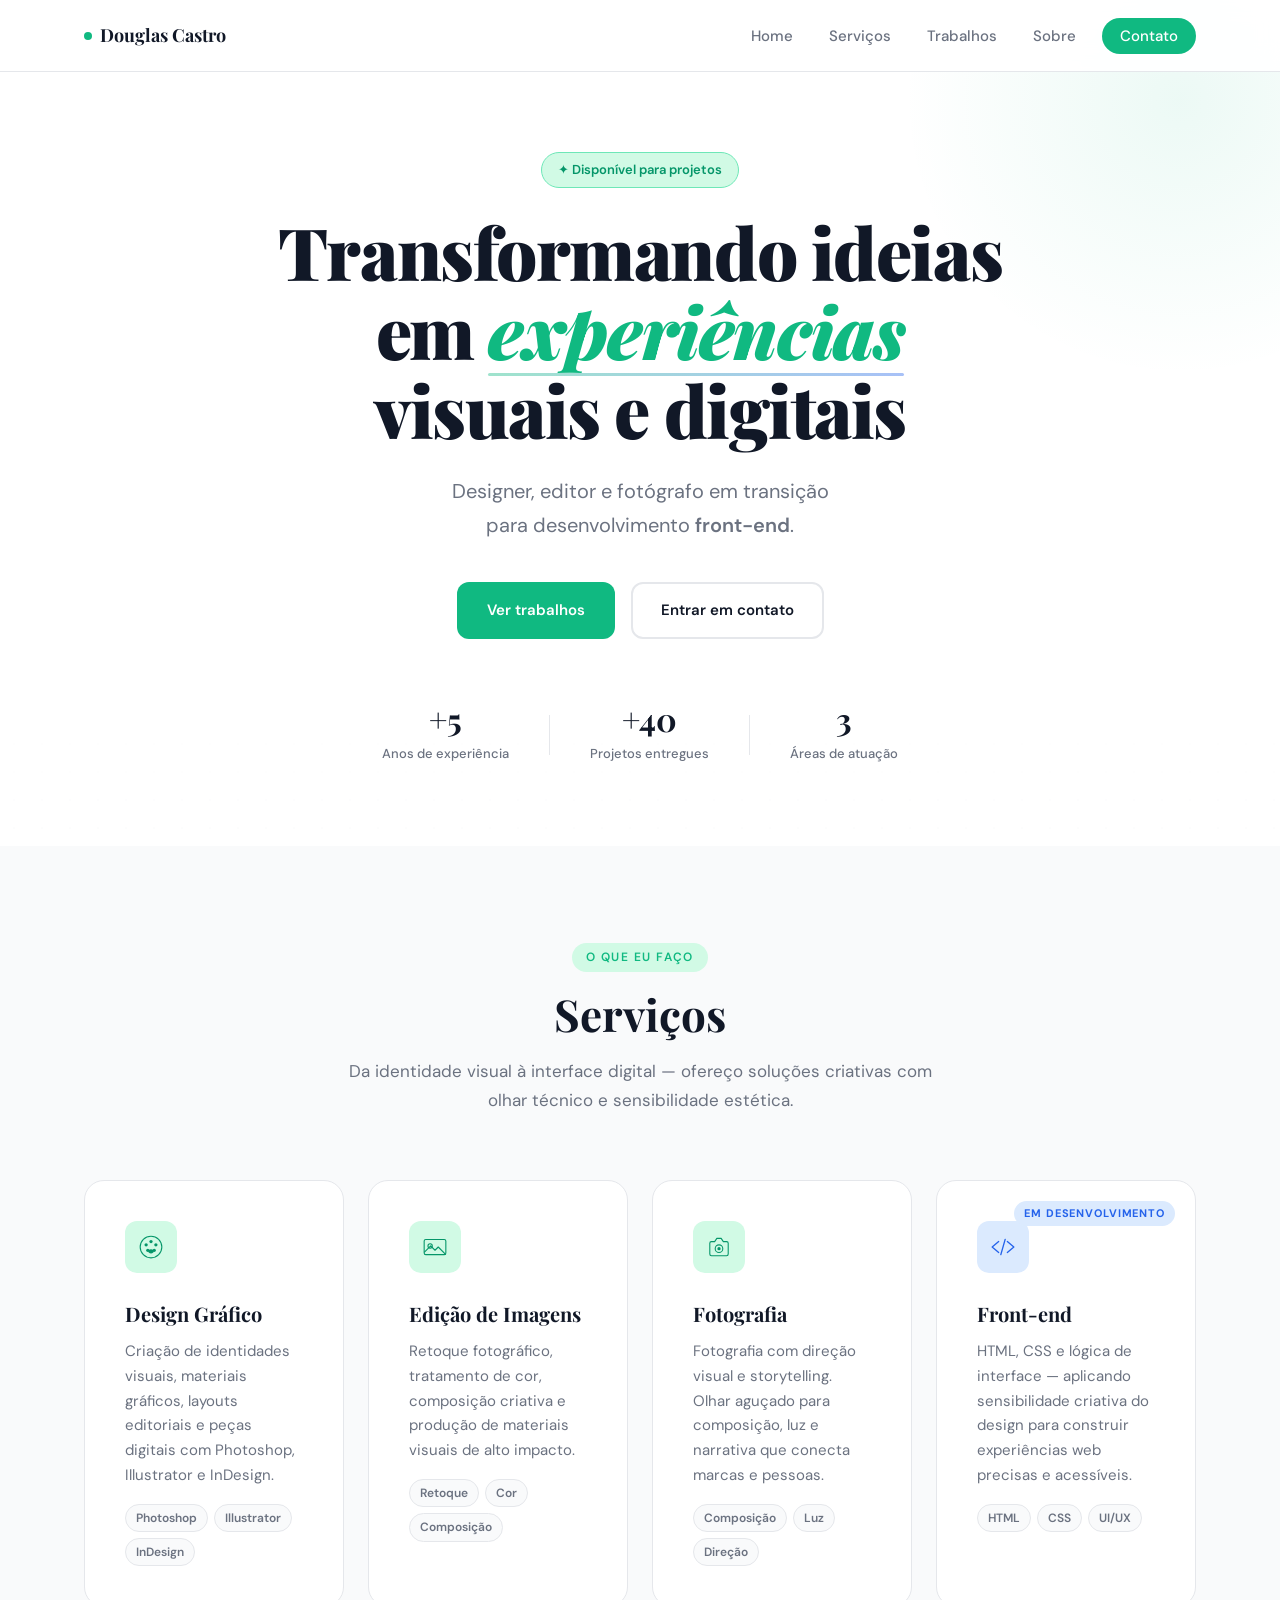
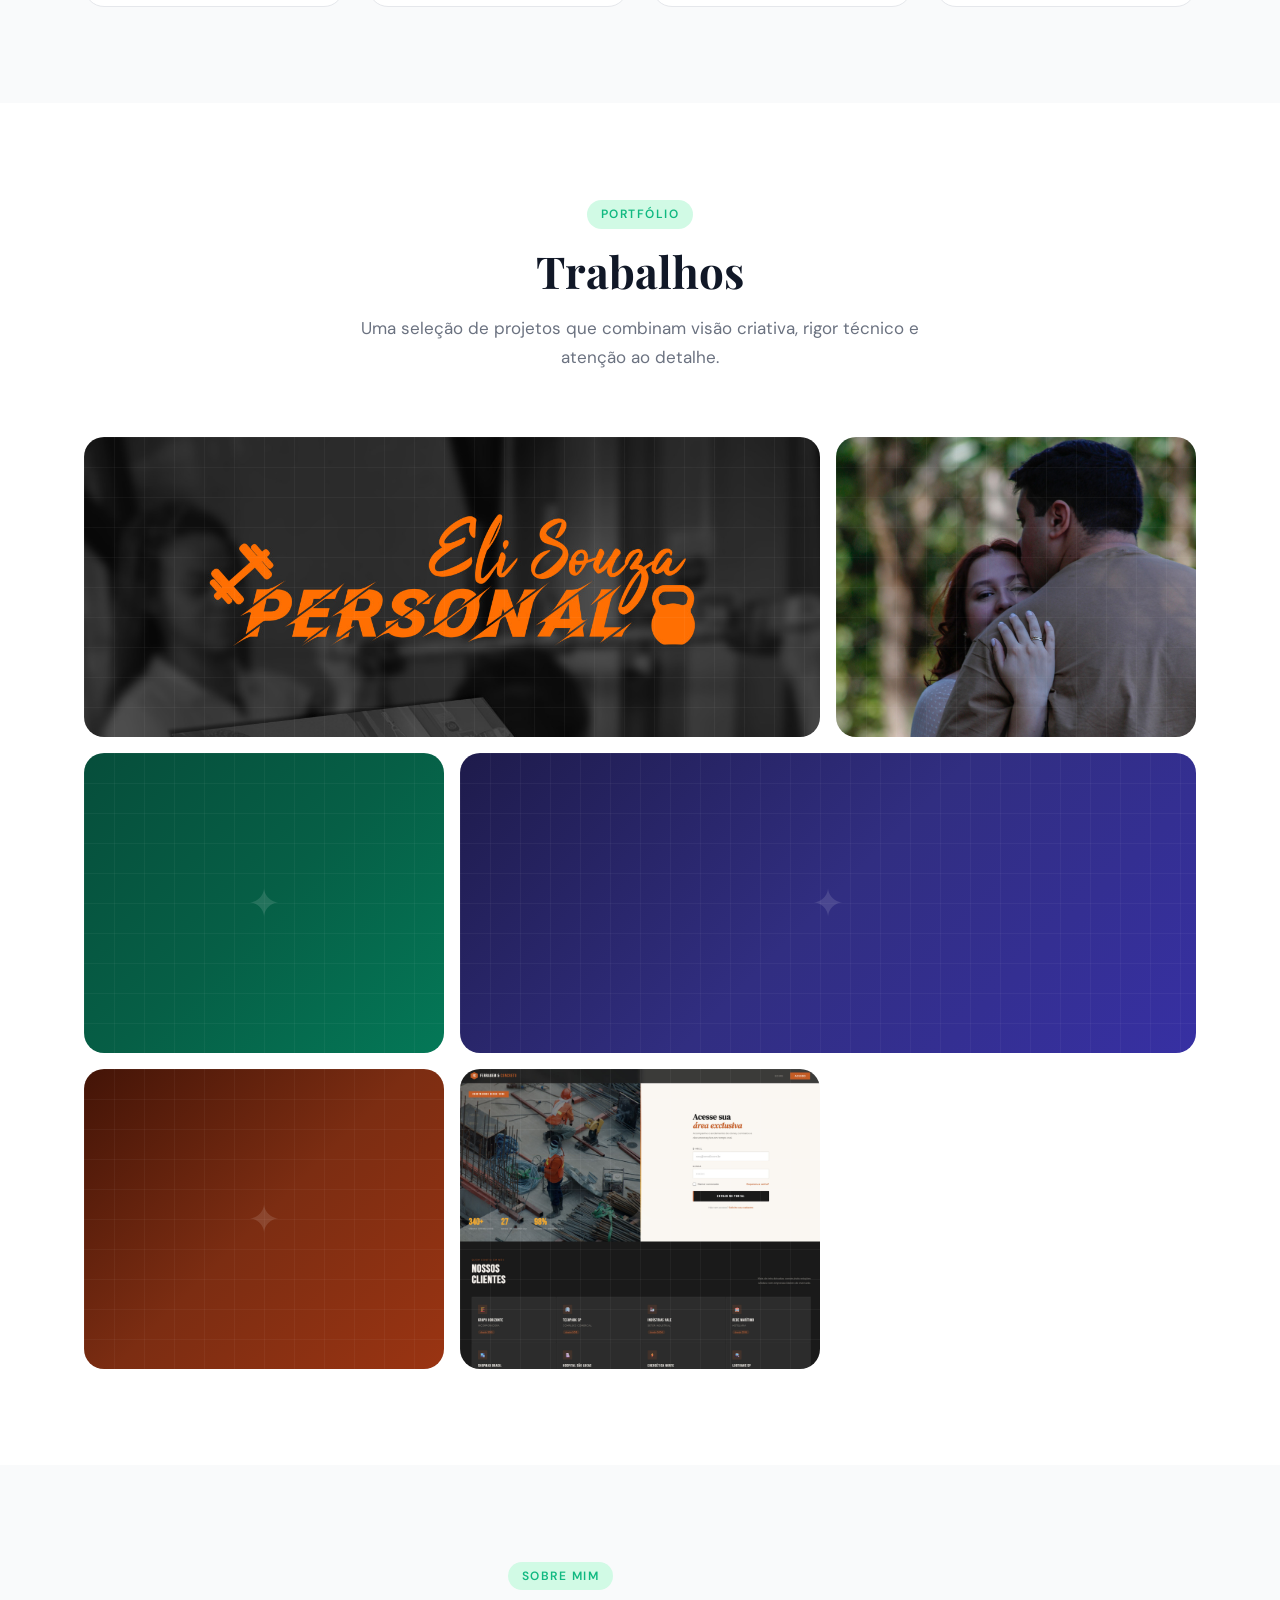
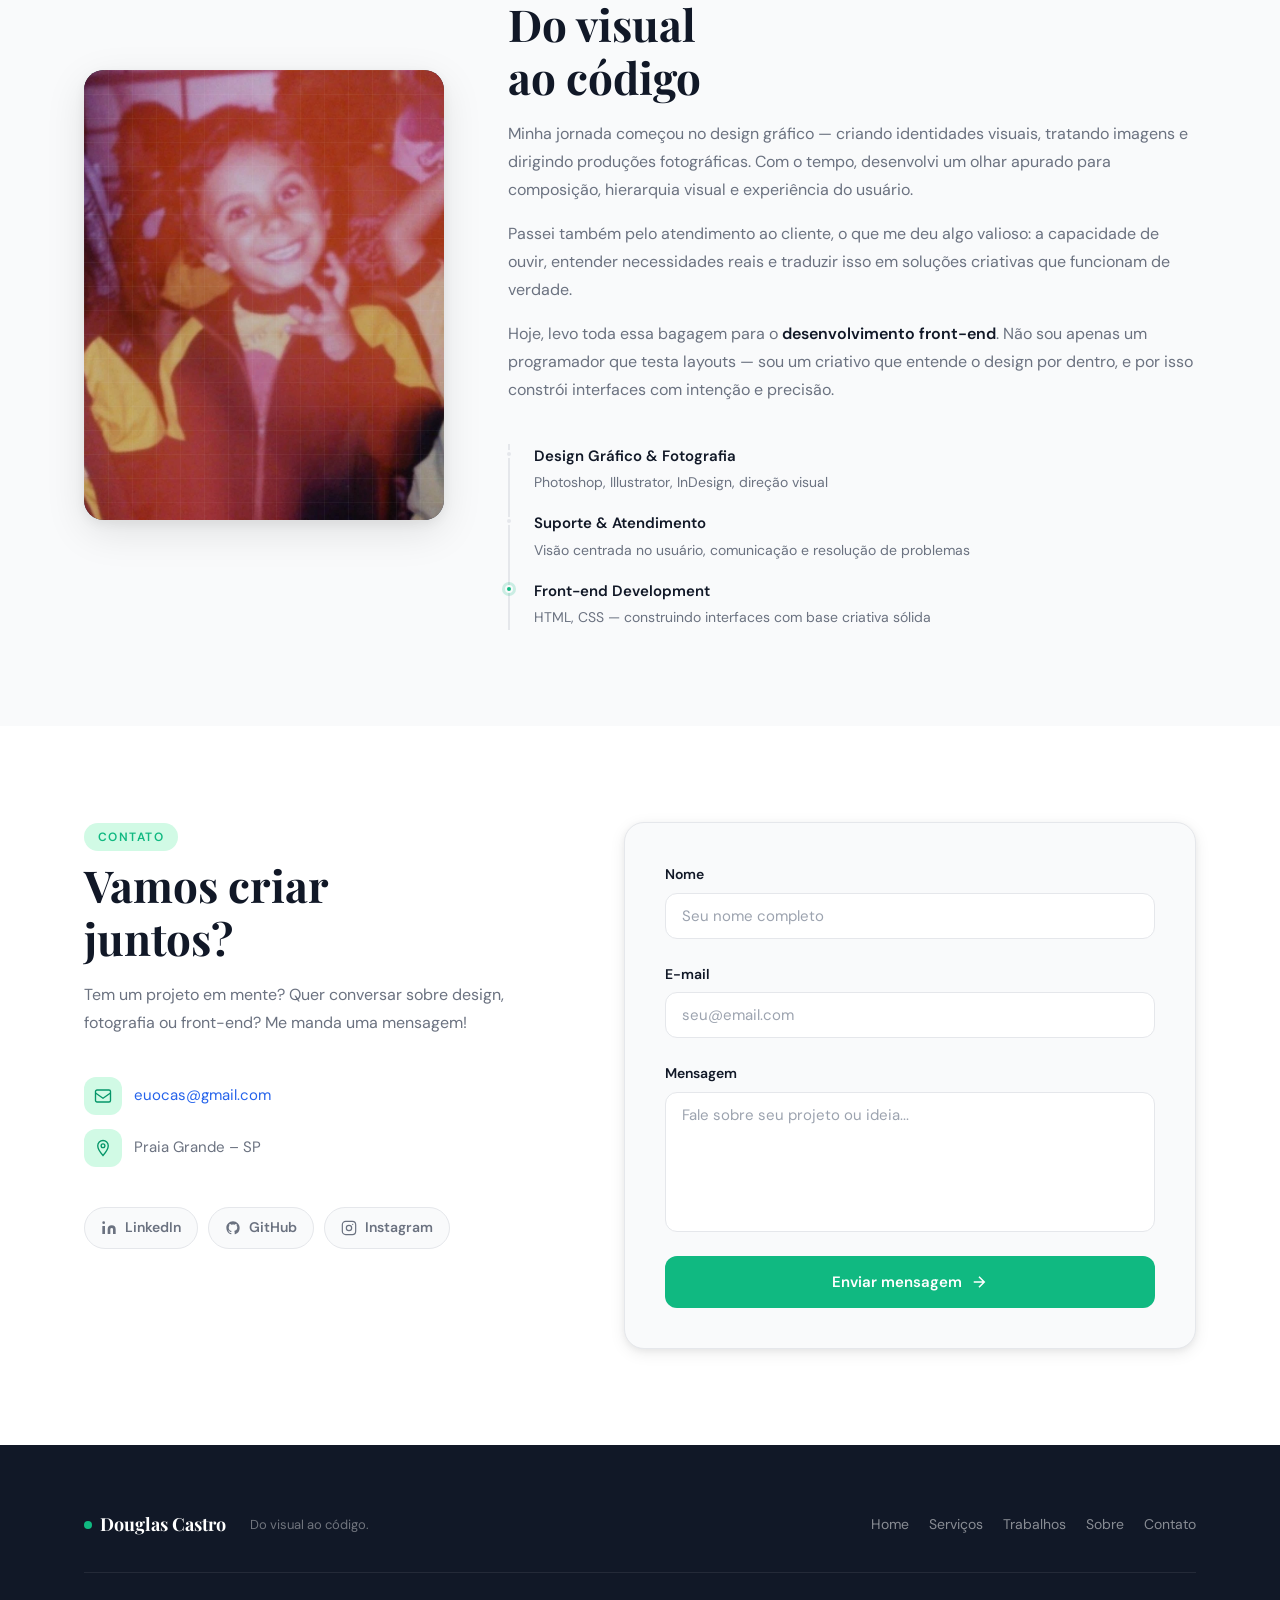
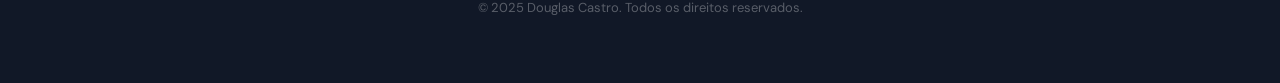
<file: index.html>
<!doctype html>
<html lang="pt-BR">
  <head>
    <meta charset="UTF-8" />
    <meta name="viewport" content="width=device-width, initial-scale=1.0" />
    <title>Douglas Castro — Design & Front-end</title>
    <link rel="stylesheet" href="styles.css" />
    <!-- Google Fonts: Playfair Display (display) + DM Sans (corpo) -->
    <link rel="preconnect" href="https://fonts.googleapis.com" />
    <link rel="preconnect" href="https://fonts.gstatic.com" crossorigin />
    <link
      href="https://fonts.googleapis.com/css2?family=Playfair+Display:wght@400;700;900&family=DM+Sans:wght@300;400;500;600&display=swap"
      rel="stylesheet"
    />
  </head>
  <body>
    <!-- ===========================
       HEADER — navegação fixa
  ============================ -->
    <header class="header">
      <div class="container header__inner">
        <!-- Logo / Nome -->
        <a href="#home" class="header__logo">
          <span class="logo-dot"></span>Douglas Castro
        </a>

        <!-- Checkbox hack para menu mobile -->
        <input type="checkbox" id="nav-toggle" class="nav-toggle" />
        <label for="nav-toggle" class="nav-burger" aria-label="Menu">
          <span></span><span></span><span></span>
        </label>

        <!-- Navegação principal -->
        <nav class="nav" aria-label="Navegação principal">
          <ul class="nav__list">
            <li><a href="#home" class="nav__link">Home</a></li>
            <li><a href="#servicos" class="nav__link">Serviços</a></li>
            <li><a href="#trabalhos" class="nav__link">Trabalhos</a></li>
            <li><a href="#sobre" class="nav__link">Sobre</a></li>
            <li>
              <a href="#contato" class="nav__link nav__link--cta">Contato</a>
            </li>
          </ul>
        </nav>
      </div>
    </header>

    <!-- ===========================
       HERO — seção principal
  ============================ -->
    <section class="hero" id="home" aria-label="Apresentação">
      <div class="container hero__inner">
        <!-- Badge flutuante -->
        <span class="hero__badge">✦ Disponível para projetos</span>

        <h1 class="hero__title">
          Transformando ideias<br />
          em <em>experiências</em><br />
          visuais e digitais
        </h1>

        <p class="hero__subtitle">
          Designer, editor e fotógrafo em transição<br class="break-md" />
          para desenvolvimento <strong>front-end</strong>.
        </p>

        <div class="hero__actions">
          <a href="#trabalhos" class="btn btn--primary">Ver trabalhos</a>
          <a href="#contato" class="btn btn--ghost">Entrar em contato</a>
        </div>

        <!-- Linha decorativa + estatísticas rápidas -->
        <div class="hero__stats">
          <div class="stat">
            <span class="stat__number">+5</span>
            <span class="stat__label">Anos de experiência</span>
          </div>
          <div class="stat__divider"></div>
          <div class="stat">
            <span class="stat__number">+40</span>
            <span class="stat__label">Projetos entregues</span>
          </div>
          <div class="stat__divider"></div>
          <div class="stat">
            <span class="stat__number">3</span>
            <span class="stat__label">Áreas de atuação</span>
          </div>
        </div>
      </div>

      <!-- Elemento decorativo de fundo -->
      <div class="hero__bg-circle" aria-hidden="true"></div>
      <div class="hero__bg-dot-grid" aria-hidden="true"></div>
    </section>

    <!-- ===========================
       SERVIÇOS
  ============================ -->
    <section
      class="section services"
      id="servicos"
      aria-labelledby="services-title"
    >
      <div class="container">
        <header class="section__header">
          <span class="section__tag">O que eu faço</span>
          <h2 class="section__title" id="services-title">Serviços</h2>
          <p class="section__subtitle">
            Da identidade visual à interface digital — ofereço soluções
            criativas com olhar técnico e sensibilidade estética.
          </p>
        </header>

        <div class="services__grid">
          <!-- Card 1 -->
          <article class="card card--service">
            <div class="card__icon">
              <!-- SVG: paleta -->
              <svg
                viewBox="0 0 48 48"
                fill="none"
                xmlns="http://www.w3.org/2000/svg"
                aria-hidden="true"
              >
                <circle
                  cx="24"
                  cy="24"
                  r="20"
                  stroke="currentColor"
                  stroke-width="2"
                />
                <circle cx="15" cy="20" r="3" fill="currentColor" />
                <circle cx="24" cy="14" r="3" fill="currentColor" />
                <circle cx="33" cy="20" r="3" fill="currentColor" />
                <circle cx="30" cy="30" r="3" fill="currentColor" />
                <circle cx="18" cy="30" r="3" fill="currentColor" />
                <path
                  d="M24 36c3 0 5-1.5 5-4s-2-4-5-4-5 1.5-5 4 2 4 5 4z"
                  fill="currentColor"
                />
              </svg>
            </div>
            <h3 class="card__title">Design Gráfico</h3>
            <p class="card__desc">
              Criação de identidades visuais, materiais gráficos, layouts
              editoriais e peças digitais com Photoshop, Illustrator e InDesign.
            </p>
            <ul class="card__tags">
              <li>Photoshop</li>
              <li>Illustrator</li>
              <li>InDesign</li>
            </ul>
          </article>

          <!-- Card 2 -->
          <article class="card card--service">
            <div class="card__icon">
              <!-- SVG: imagem -->
              <svg
                viewBox="0 0 48 48"
                fill="none"
                xmlns="http://www.w3.org/2000/svg"
                aria-hidden="true"
              >
                <rect
                  x="4"
                  y="10"
                  width="40"
                  height="28"
                  rx="3"
                  stroke="currentColor"
                  stroke-width="2"
                />
                <circle
                  cx="15"
                  cy="22"
                  r="4"
                  stroke="currentColor"
                  stroke-width="2"
                />
                <path
                  d="M4 34l12-12 8 8 6-6 14 14"
                  stroke="currentColor"
                  stroke-width="2"
                  stroke-linejoin="round"
                />
              </svg>
            </div>
            <h3 class="card__title">Edição de Imagens</h3>
            <p class="card__desc">
              Retoque fotográfico, tratamento de cor, composição criativa e
              produção de materiais visuais de alto impacto.
            </p>
            <ul class="card__tags">
              <li>Retoque</li>
              <li>Cor</li>
              <li>Composição</li>
            </ul>
          </article>

          <!-- Card 3 -->
          <article class="card card--service">
            <div class="card__icon">
              <!-- SVG: câmera -->
              <svg
                viewBox="0 0 48 48"
                fill="none"
                xmlns="http://www.w3.org/2000/svg"
                aria-hidden="true"
              >
                <path
                  d="M16 14l4-6h8l4 6h6a3 3 0 013 3v20a3 3 0 01-3 3H10a3 3 0 01-3-3V17a3 3 0 013-3h6z"
                  stroke="currentColor"
                  stroke-width="2"
                  stroke-linejoin="round"
                />
                <circle
                  cx="24"
                  cy="27"
                  r="7"
                  stroke="currentColor"
                  stroke-width="2"
                />
                <circle cx="24" cy="27" r="3" fill="currentColor" />
              </svg>
            </div>
            <h3 class="card__title">Fotografia</h3>
            <p class="card__desc">
              Fotografia com direção visual e storytelling. Olhar aguçado para
              composição, luz e narrativa que conecta marcas e pessoas.
            </p>
            <ul class="card__tags">
              <li>Composição</li>
              <li>Luz</li>
              <li>Direção</li>
            </ul>
          </article>

          <!-- Card 4 -->
          <article class="card card--service card--new">
            <div class="card__badge">Em desenvolvimento</div>
            <div class="card__icon">
              <!-- SVG: código -->
              <svg
                viewBox="0 0 48 48"
                fill="none"
                xmlns="http://www.w3.org/2000/svg"
                aria-hidden="true"
              >
                <polyline
                  points="16,14 4,24 16,34"
                  stroke="currentColor"
                  stroke-width="2.5"
                  stroke-linecap="round"
                  stroke-linejoin="round"
                />
                <polyline
                  points="32,14 44,24 32,34"
                  stroke="currentColor"
                  stroke-width="2.5"
                  stroke-linecap="round"
                  stroke-linejoin="round"
                />
                <line
                  x1="28"
                  y1="10"
                  x2="20"
                  y2="38"
                  stroke="currentColor"
                  stroke-width="2.5"
                  stroke-linecap="round"
                />
              </svg>
            </div>
            <h3 class="card__title">Front-end</h3>
            <p class="card__desc">
              HTML, CSS e lógica de interface — aplicando sensibilidade criativa
              do design para construir experiências web precisas e acessíveis.
            </p>
            <ul class="card__tags">
              <li>HTML</li>
              <li>CSS</li>
              <li>UI/UX</li>
            </ul>
          </article>
        </div>
      </div>
    </section>

    <!-- ===========================
       TRABALHOS — portfólio
  ============================ -->
    <section
      class="section portfolio"
      id="trabalhos"
      aria-labelledby="portfolio-title"
    >
      <div class="container">
        <header class="section__header">
          <span class="section__tag">Portfólio</span>
          <h2 class="section__title" id="portfolio-title">Trabalhos</h2>
          <p class="section__subtitle">
            Uma seleção de projetos que combinam visão criativa, rigor técnico e
            atenção ao detalhe.
          </p>
        </header>

        <div class="portfolio__grid">
          <!-- Projeto 1 -->
          <a
            href="projeto-identidade-brand-x.html"
            class="portfolio-item"
            aria-label="Ver projeto: Identidade Visual Brand X"
          >
            <div class="portfolio-item__img">
              <img src="img/eli/005.jpg" alt="Identidade Visual Brand X" />

              <div class="portfolio-item__overlay">
                <span class="portfolio-item__cat">Design</span>
                <h3 class="portfolio-item__name">Identidade Visual Brand X</h3>
                <p class="portfolio-item__desc">
                  Criação completa de marca — logo, paleta, tipografia e manual.
                </p>
              </div>
            </div>
          </a>

          <!-- Projeto 2 -->
          <a
            href="projeto-ensaio-urbano.html"
            class="portfolio-item"
            aria-label="Ver projeto: Ensaio Urbano"
          >
            <div class="portfolio-item__img portfolio-item__img--2">
              <img src="img/ensaio1/_MG_5820.jpg" alt="" />
              <div class="portfolio-item__overlay">
                <span class="portfolio-item__cat">Foto</span>
                <h3 class="portfolio-item__name">Ensaio Casal</h3>
                <p class="portfolio-item__desc">
                  Ensaio fotográfico de casal na natureza, destacando conexão e
                  intimidade com luz natural e estética orgânica.
                </p>
              </div>
            </div>
          </a>

          <!-- Projeto 3 -->
          <a
            href="projeto-campanha-digital.html"
            class="portfolio-item"
            aria-label="Ver projeto: Campanha Digital"
          >
            <div class="portfolio-item__img portfolio-item__img--3">
              <div class="portfolio-item__overlay">
                <span class="portfolio-item__cat">Digital</span>
                <h3 class="portfolio-item__name">Campanha Digital</h3>
                <p class="portfolio-item__desc">
                  Peças para redes sociais, banners e materiais de e-mail
                  marketing.
                </p>
              </div>
            </div>
          </a>

          <!-- Projeto 4 -->
          <a
            href="projeto-editorial-magazine.html"
            class="portfolio-item"
            aria-label="Ver projeto: Editorial Magazine"
          >
            <div class="portfolio-item__img portfolio-item__img--4">
              <div class="portfolio-item__overlay">
                <span class="portfolio-item__cat">Design</span>
                <h3 class="portfolio-item__name">Editorial Magazine</h3>
                <p class="portfolio-item__desc">
                  Diagramação completa de revista com grid editorial refinado.
                </p>
              </div>
            </div>
          </a>

          <!-- Projeto 5 -->
          <a
            href="projeto-retratos-luz.html"
            class="portfolio-item"
            aria-label="Ver projeto: Retratos & Luz"
          >
            <div class="portfolio-item__img portfolio-item__img--5">
              <div class="portfolio-item__overlay">
                <span class="portfolio-item__cat">Foto</span>
                <h3 class="portfolio-item__name">Retratos & Luz</h3>
                <p class="portfolio-item__desc">
                  Direção fotográfica de retratos com iluminação dramática e
                  composição.
                </p>
              </div>
            </div>
          </a>

          <!-- Projeto 6 -->
          <a
            href="projeto-landing-page.html"
            class="portfolio-item"
            aria-label="Ver projeto: Landing Page Conceito"
          >
            <div class="portfolio-item__img portfolio-item__img--6">
              <img src="img/ladingpage/landingpage.jpg" alt="" />
              <div class="portfolio-item__overlay">
                <span class="portfolio-item__cat">Front-end</span>
                <h3 class="portfolio-item__name">Tela de Login</h3>
                <p class="portfolio-item__desc">
                  Primeiro projeto front-end — HTML, CSS e layout responsivo.
                </p>
              </div>
            </div>
          </a>
        </div>
      </div>
    </section>

    <!-- ===========================
       SOBRE
  ============================ -->
    <section class="section about" id="sobre" aria-labelledby="about-title">
      <div class="container about__inner">
        <!-- Visual lateral -->
        <div class="about__visual" aria-hidden="true">
          <div class="about__photo-frame">
            <img
              src="./img/kidcas.jpg"
              alt="Foto de Douglas Castro"
              class="about__photo"
            />
          </div>
          <div class="about__accent-line"></div>
        </div>

        <!-- Conteúdo textual -->
        <div class="about__content">
          <span class="section__tag">Sobre mim</span>
          <h2 class="section__title" id="about-title">
            Do visual<br />ao código
          </h2>

          <p class="about__text">
            Minha jornada começou no design gráfico — criando identidades
            visuais, tratando imagens e dirigindo produções fotográficas. Com o
            tempo, desenvolvi um olhar apurado para composição, hierarquia
            visual e experiência do usuário.
          </p>
          <p class="about__text">
            Passei também pelo atendimento ao cliente, o que me deu algo
            valioso: a capacidade de ouvir, entender necessidades reais e
            traduzir isso em soluções criativas que funcionam de verdade.
          </p>
          <p class="about__text">
            Hoje, levo toda essa bagagem para o
            <strong>desenvolvimento front-end</strong>. Não sou apenas um
            programador que testa layouts — sou um criativo que entende o design
            por dentro, e por isso constrói interfaces com intenção e precisão.
          </p>

          <!-- Linha do tempo simplificada -->
          <div class="timeline">
            <div class="timeline__item">
              <span class="timeline__dot"></span>
              <div>
                <strong>Design Gráfico & Fotografia</strong>
                <p>Photoshop, Illustrator, InDesign, direção visual</p>
              </div>
            </div>
            <div class="timeline__item">
              <span class="timeline__dot"></span>
              <div>
                <strong>Suporte & Atendimento</strong>
                <p>
                  Visão centrada no usuário, comunicação e resolução de
                  problemas
                </p>
              </div>
            </div>
            <div class="timeline__item timeline__item--active">
              <span class="timeline__dot timeline__dot--active"></span>
              <div>
                <strong>Front-end Development</strong>
                <p>
                  HTML, CSS — construindo interfaces com base criativa sólida
                </p>
              </div>
            </div>
          </div>
        </div>
      </div>
    </section>

    <!-- ===========================
       CONTATO
  ============================ -->
    <section
      class="section contact"
      id="contato"
      aria-labelledby="contact-title"
    >
      <div class="container contact__inner">
        <!-- Info lateral -->
        <div class="contact__info">
          <span class="section__tag">Contato</span>
          <h2 class="section__title" id="contact-title">
            Vamos criar<br />juntos?
          </h2>
          <p class="contact__text">
            Tem um projeto em mente? Quer conversar sobre design, fotografia ou
            front-end? Me manda uma mensagem!
          </p>

          <ul class="contact__details">
            <li class="contact__detail">
              <span class="contact__detail-icon" aria-hidden="true">
                <!-- email icon -->
                <svg
                  viewBox="0 0 24 24"
                  fill="none"
                  xmlns="http://www.w3.org/2000/svg"
                >
                  <rect
                    x="2"
                    y="4"
                    width="20"
                    height="16"
                    rx="2"
                    stroke="currentColor"
                    stroke-width="1.8"
                  />
                  <path
                    d="M2 8l10 7 10-7"
                    stroke="currentColor"
                    stroke-width="1.8"
                    stroke-linejoin="round"
                  />
                </svg>
              </span>
              <a href="mailto:euocas@gmail.com" class="contact__link"
                >euocas@gmail.com</a
              >
            </li>
            <li class="contact__detail">
              <span class="contact__detail-icon" aria-hidden="true">
                <!-- location icon -->
                <svg
                  viewBox="0 0 24 24"
                  fill="none"
                  xmlns="http://www.w3.org/2000/svg"
                >
                  <path
                    d="M12 2C8.13 2 5 5.13 5 9c0 5.25 7 13 7 13s7-7.75 7-13c0-3.87-3.13-7-7-7z"
                    stroke="currentColor"
                    stroke-width="1.8"
                  />
                  <circle
                    cx="12"
                    cy="9"
                    r="2.5"
                    stroke="currentColor"
                    stroke-width="1.8"
                  />
                </svg>
              </span>
              <span>Praia Grande – SP</span>
            </li>
          </ul>

          <!-- Redes sociais -->
          <div class="contact__socials">
            <a
              href="https://www.linkedin.com/in/euocas/"
              target="_blank"
              class="social-link"
              aria-label="LinkedIn"
            >
              <svg
                viewBox="0 0 24 24"
                fill="currentColor"
                xmlns="http://www.w3.org/2000/svg"
                aria-hidden="true"
              >
                <path
                  d="M16 8a6 6 0 016 6v7h-4v-7a2 2 0 00-2-2 2 2 0 00-2 2v7h-4v-7a6 6 0 016-6zM2 9h4v12H2z"
                />
                <circle cx="4" cy="4" r="2" />
              </svg>
              LinkedIn
            </a>
            <a
              href="https://github.com/euocas"
              target="_blank"
              class="social-link"
              aria-label="GitHub"
            >
              <svg
                viewBox="0 0 24 24"
                fill="currentColor"
                xmlns="http://www.w3.org/2000/svg"
                aria-hidden="true"
              >
                <path
                  d="M12 2C6.48 2 2 6.48 2 12c0 4.42 2.87 8.17 6.84 9.49.5.09.66-.22.66-.48v-1.69c-2.78.6-3.37-1.34-3.37-1.34-.45-1.16-1.11-1.47-1.11-1.47-.91-.62.07-.61.07-.61 1 .07 1.53 1.03 1.53 1.03.89 1.52 2.34 1.08 2.91.83.09-.65.35-1.08.63-1.33-2.22-.25-4.56-1.11-4.56-4.95 0-1.09.39-1.98 1.03-2.68-.1-.26-.45-1.27.1-2.64 0 0 .84-.27 2.75 1.02A9.56 9.56 0 0112 6.8c.85 0 1.71.11 2.51.33 1.91-1.29 2.75-1.02 2.75-1.02.55 1.37.2 2.38.1 2.64.64.7 1.03 1.59 1.03 2.68 0 3.85-2.34 4.7-4.57 4.95.36.31.68.92.68 1.85v2.74c0 .27.16.58.67.48A10.01 10.01 0 0022 12c0-5.52-4.48-10-10-10z"
                />
              </svg>
              GitHub
            </a>
            <a
              href="https://www.instagram.com/archivescastro/"
              target="_blank"
              class="social-link"
              aria-label="Instagram"
            >
              <svg
                viewBox="0 0 24 24"
                fill="none"
                stroke="currentColor"
                stroke-width="1.8"
                xmlns="http://www.w3.org/2000/svg"
                aria-hidden="true"
              >
                <rect x="2" y="2" width="20" height="20" rx="5" />
                <circle cx="12" cy="12" r="4" />
                <circle
                  cx="17.5"
                  cy="6.5"
                  r="1"
                  fill="currentColor"
                  stroke="none"
                />
              </svg>
              Instagram
            </a>
          </div>
        </div>

        <!-- Formulário -->
        <div class="contact__form-wrap">
          <form
            class="contact-form"
            action="#"
            method="post"
            aria-label="Formulário de contato"
          >
            <div class="form-group">
              <label for="nome" class="form-label">Nome</label>
              <input
                type="text"
                id="nome"
                name="nome"
                class="form-input"
                placeholder="Seu nome completo"
                required
              />
            </div>

            <div class="form-group">
              <label for="email" class="form-label">E-mail</label>
              <input
                type="email"
                id="email"
                name="email"
                class="form-input"
                placeholder="seu@email.com"
                required
              />
            </div>

            <div class="form-group">
              <label for="mensagem" class="form-label">Mensagem</label>
              <textarea
                id="mensagem"
                name="mensagem"
                class="form-textarea"
                placeholder="Fale sobre seu projeto ou ideia..."
                rows="5"
                required
              ></textarea>
            </div>

            <button type="submit" class="btn btn--primary btn--full">
              Enviar mensagem
              <svg
                viewBox="0 0 24 24"
                fill="none"
                stroke="currentColor"
                stroke-width="2"
                aria-hidden="true"
              >
                <path d="M5 12h14M12 5l7 7-7 7" />
              </svg>
            </button>
          </form>
        </div>
      </div>
    </section>

    <!-- ===========================
       FOOTER
  ============================ -->
    <footer class="footer">
      <div class="container footer__inner">
        <div class="footer__brand">
          <span class="logo-dot"></span>Douglas Castro
          <p class="footer__tagline">Do visual ao código.</p>
        </div>

        <nav class="footer__nav" aria-label="Rodapé">
          <a href="#home">Home</a>
          <a href="#servicos">Serviços</a>
          <a href="#trabalhos">Trabalhos</a>
          <a href="#sobre">Sobre</a>
          <a href="#contato">Contato</a>
        </nav>

        <p class="footer__copy">
          © 2025 Douglas Castro. Todos os direitos reservados.
        </p>
      </div>
    </footer>
  </body>
</html>
</file>
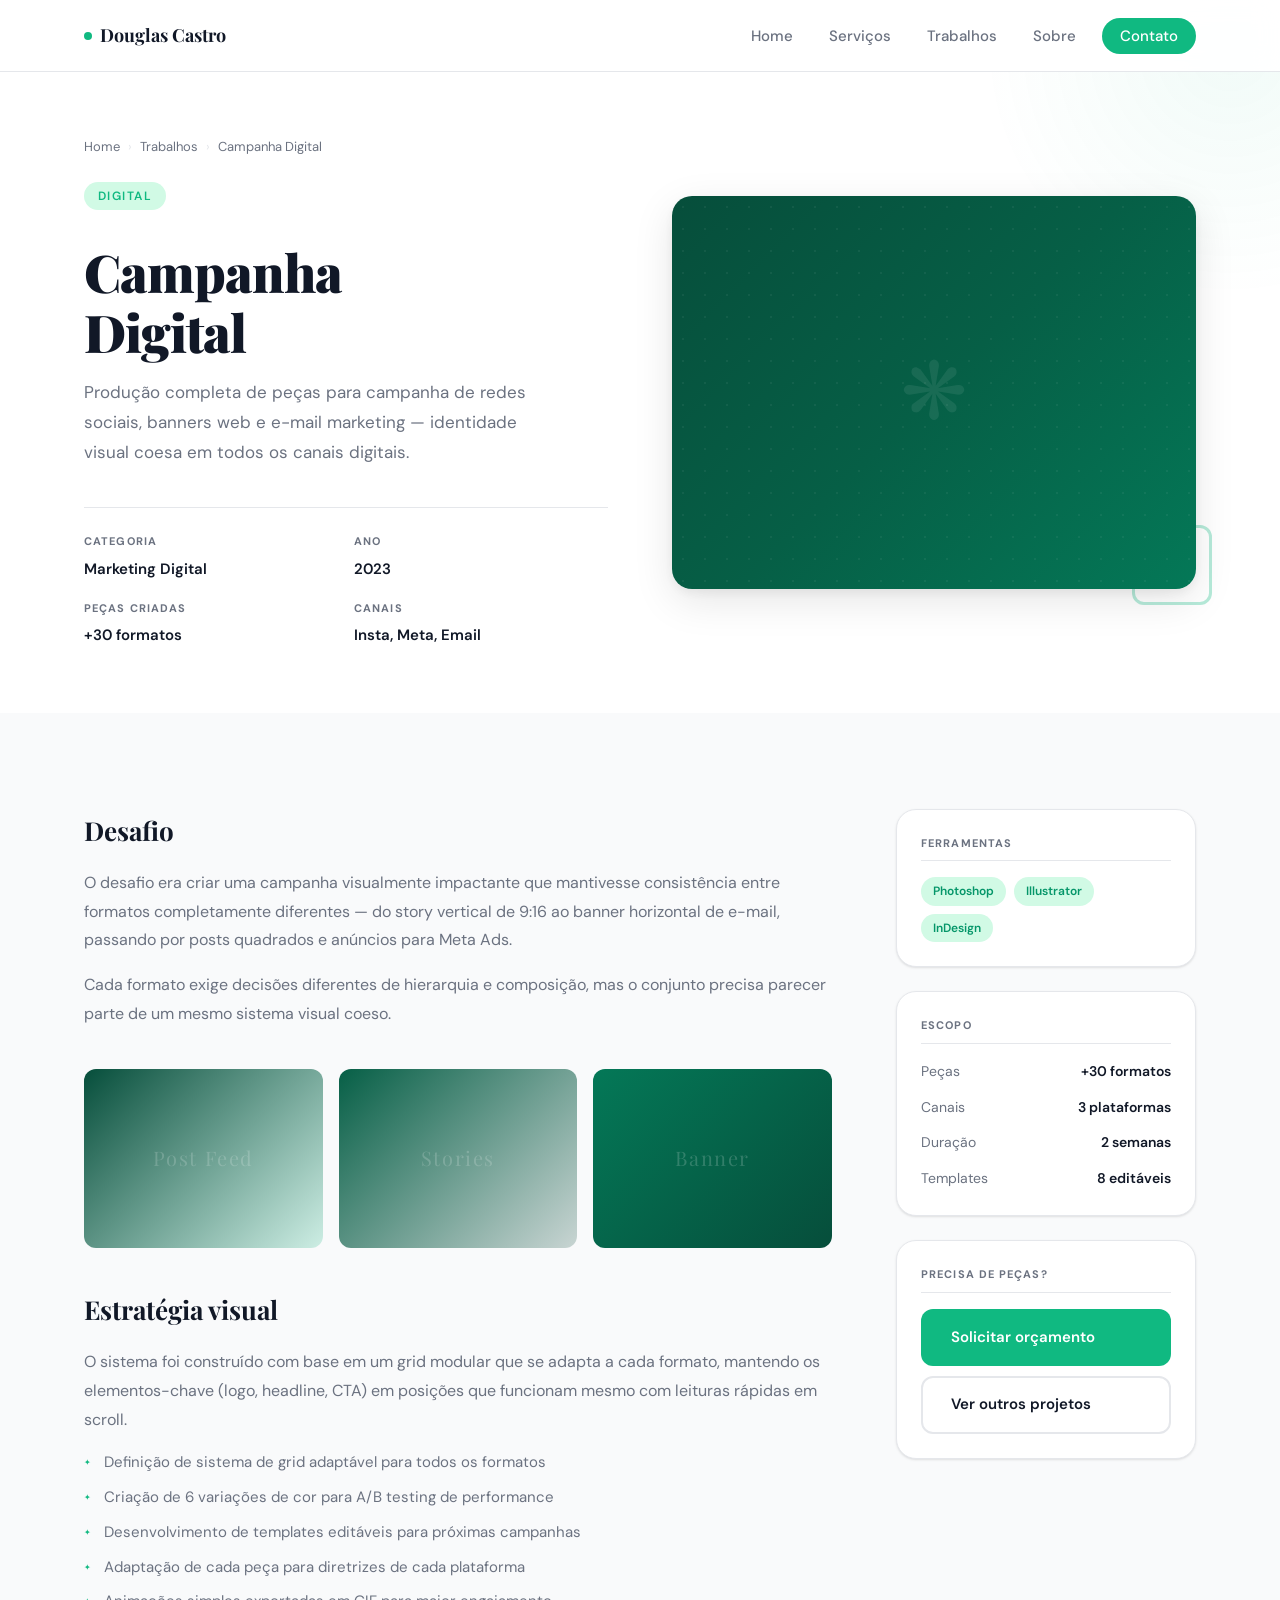
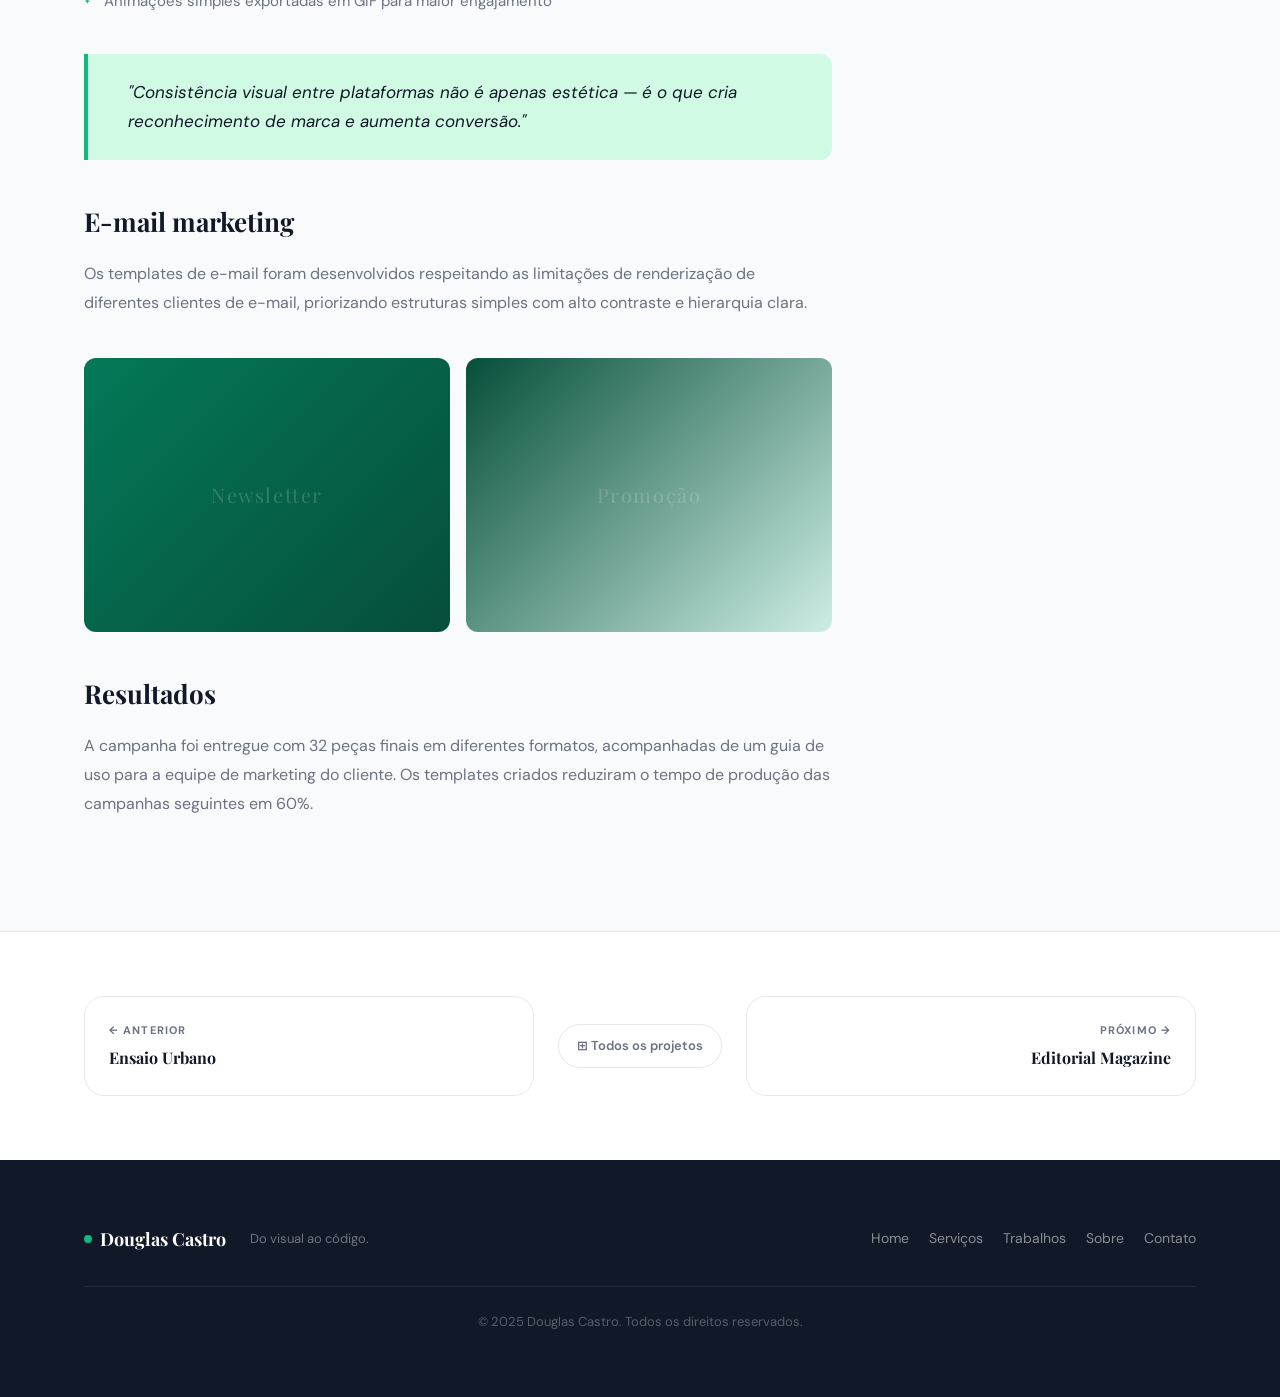
<file: projeto-campanha-digital.html>
<!DOCTYPE html>
<html lang="pt-BR">
<head>
  <meta charset="UTF-8" />
  <meta name="viewport" content="width=device-width, initial-scale=1.0" />
  <title>Campanha Digital — Douglas Castro</title>
  <link rel="stylesheet" href="styles.css" />
  <link rel="stylesheet" href="project.css" />
  <link rel="preconnect" href="https://fonts.googleapis.com" />
  <link rel="preconnect" href="https://fonts.gstatic.com" crossorigin />
  <link href="https://fonts.googleapis.com/css2?family=Playfair+Display:wght@400;700;900&family=DM+Sans:wght@300;400;500;600&display=swap" rel="stylesheet" />
  <style>
    .cover-gradient {
      background: linear-gradient(135deg, #064e3b 0%, #065f46 50%, #047857 100%);
    }
    .cover-gradient::before {
      content: '';
      position: absolute;
      inset: 0;
      background-image: radial-gradient(rgba(255,255,255,.05) 1.5px, transparent 1.5px);
      background-size: 22px 22px;
    }
    .cover-gradient::after {
      content: '❋';
      position: absolute;
      inset: 0;
      display: flex;
      align-items: center;
      justify-content: center;
      font-size: 5rem;
      color: rgba(255,255,255,.08);
    }
    .img-g1 { background: linear-gradient(135deg, #064e3b, #10B98130); }
    .img-g2 { background: linear-gradient(135deg, #065f46, #06403233); }
    .img-g3 { background: linear-gradient(135deg, #047857, #064e3b); }
    .img-label {
      position: absolute;
      inset: 0;
      display: flex;
      align-items: center;
      justify-content: center;
      font-family: var(--font-display);
      font-size: 1.25rem;
      color: rgba(255,255,255,.18);
      letter-spacing: 0.08em;
    }
  </style>
</head>
<body>

  <!-- HEADER -->
  <header class="header">
    <div class="container header__inner">
      <a href="index.html" class="header__logo">
        <span class="logo-dot"></span>Douglas Castro
      </a>
      <input type="checkbox" id="nav-toggle" class="nav-toggle" />
      <label for="nav-toggle" class="nav-burger" aria-label="Menu">
        <span></span><span></span><span></span>
      </label>
      <nav class="nav" aria-label="Navegação principal">
        <ul class="nav__list">
          <li><a href="index.html#home"      class="nav__link">Home</a></li>
          <li><a href="index.html#servicos"  class="nav__link">Serviços</a></li>
          <li><a href="index.html#trabalhos" class="nav__link">Trabalhos</a></li>
          <li><a href="index.html#sobre"     class="nav__link">Sobre</a></li>
          <li><a href="index.html#contato"   class="nav__link nav__link--cta">Contato</a></li>
        </ul>
      </nav>
    </div>
  </header>


  <!-- HERO DO PROJETO -->
  <section class="project-hero">
    <div class="container project-hero__inner">

      <div class="project-hero__text">
        <nav class="breadcrumb" aria-label="Breadcrumb">
          <a href="index.html">Home</a>
          <span class="breadcrumb__sep">›</span>
          <a href="index.html#trabalhos">Trabalhos</a>
          <span class="breadcrumb__sep">›</span>
          <span>Campanha Digital</span>
        </nav>

        <div class="project-hero__meta">
          <span class="section__tag">Digital</span>
        </div>

        <h1 class="project-hero__title">Campanha<br />Digital</h1>

        <p class="project-hero__desc">
          Produção completa de peças para campanha de redes sociais, banners web
          e e-mail marketing — identidade visual coesa em todos os canais digitais.
        </p>

        <div class="project-hero__info">
          <div class="project-info-item">
            <span class="project-info-item__label">Categoria</span>
            <span class="project-info-item__value">Marketing Digital</span>
          </div>
          <div class="project-info-item">
            <span class="project-info-item__label">Ano</span>
            <span class="project-info-item__value">2023</span>
          </div>
          <div class="project-info-item">
            <span class="project-info-item__label">Peças criadas</span>
            <span class="project-info-item__value">+30 formatos</span>
          </div>
          <div class="project-info-item">
            <span class="project-info-item__label">Canais</span>
            <span class="project-info-item__value">Insta, Meta, Email</span>
          </div>
        </div>
      </div>

      <div class="project-hero__visual">
        <div class="project-hero__cover">
          <div class="project-hero__cover-bg cover-gradient"></div>
        </div>
        <div class="project-hero__decor"></div>
      </div>
    </div>
    <div class="project-hero__bg-circle" aria-hidden="true"></div>
  </section>


  <!-- CORPO DO PROJETO -->
  <section class="project-body">
    <div class="container project-body__inner">

      <article class="project-content">

        <h2>Desafio</h2>
        <p>
          O desafio era criar uma campanha visualmente impactante que mantivesse
          consistência entre formatos completamente diferentes — do story vertical
          de 9:16 ao banner horizontal de e-mail, passando por posts quadrados e
          anúncios para Meta Ads.
        </p>
        <p>
          Cada formato exige decisões diferentes de hierarquia e composição,
          mas o conjunto precisa parecer parte de um mesmo sistema visual coeso.
        </p>

        <div class="project-gallery project-gallery--3">
          <div class="project-gallery__item img-g1">
            <span class="img-label">Post Feed</span>
          </div>
          <div class="project-gallery__item img-g2">
            <span class="img-label">Stories</span>
          </div>
          <div class="project-gallery__item img-g3">
            <span class="img-label">Banner</span>
          </div>
        </div>

        <h2>Estratégia visual</h2>
        <p>
          O sistema foi construído com base em um grid modular que se adapta a
          cada formato, mantendo os elementos-chave (logo, headline, CTA) em
          posições que funcionam mesmo com leituras rápidas em scroll.
        </p>

        <ul>
          <li>Definição de sistema de grid adaptável para todos os formatos</li>
          <li>Criação de 6 variações de cor para A/B testing de performance</li>
          <li>Desenvolvimento de templates editáveis para próximas campanhas</li>
          <li>Adaptação de cada peça para diretrizes de cada plataforma</li>
          <li>Animações simples exportadas em GIF para maior engajamento</li>
        </ul>

        <div class="project-highlight">
          <p>
            "Consistência visual entre plataformas não é apenas estética —
            é o que cria reconhecimento de marca e aumenta conversão."
          </p>
        </div>

        <h2>E-mail marketing</h2>
        <p>
          Os templates de e-mail foram desenvolvidos respeitando as limitações de
          renderização de diferentes clientes de e-mail, priorizando estruturas
          simples com alto contraste e hierarquia clara.
        </p>

        <div class="project-gallery project-gallery--2">
          <div class="project-gallery__item img-g3">
            <span class="img-label">Newsletter</span>
          </div>
          <div class="project-gallery__item img-g1">
            <span class="img-label">Promoção</span>
          </div>
        </div>

        <h2>Resultados</h2>
        <p>
          A campanha foi entregue com 32 peças finais em diferentes formatos,
          acompanhadas de um guia de uso para a equipe de marketing do cliente.
          Os templates criados reduziram o tempo de produção das campanhas seguintes em 60%.
        </p>

      </article>

      <!-- Sidebar -->
      <aside class="project-sidebar">

        <div class="sidebar-card">
          <p class="sidebar-card__title">Ferramentas</p>
          <div class="sidebar-tags">
            <span class="sidebar-tag">Photoshop</span>
            <span class="sidebar-tag">Illustrator</span>
            <span class="sidebar-tag">InDesign</span>
          </div>
        </div>

        <div class="sidebar-card">
          <p class="sidebar-card__title">Escopo</p>
          <ul class="sidebar-list">
            <li class="sidebar-list__item">
              <span class="sidebar-list__key">Peças</span>
              <span class="sidebar-list__val">+30 formatos</span>
            </li>
            <li class="sidebar-list__item">
              <span class="sidebar-list__key">Canais</span>
              <span class="sidebar-list__val">3 plataformas</span>
            </li>
            <li class="sidebar-list__item">
              <span class="sidebar-list__key">Duração</span>
              <span class="sidebar-list__val">2 semanas</span>
            </li>
            <li class="sidebar-list__item">
              <span class="sidebar-list__key">Templates</span>
              <span class="sidebar-list__val">8 editáveis</span>
            </li>
          </ul>
        </div>

        <div class="sidebar-card">
          <p class="sidebar-card__title">Precisa de peças?</p>
          <div class="sidebar-cta">
            <a href="index.html#contato" class="btn btn--primary">Solicitar orçamento</a>
            <a href="index.html#trabalhos" class="btn btn--ghost">Ver outros projetos</a>
          </div>
        </div>

      </aside>
    </div>
  </section>


  <!-- NAVEGAÇÃO ENTRE PROJETOS -->
  <nav class="project-nav" aria-label="Navegação entre projetos">
    <div class="container project-nav__inner">
      <a href="projeto-ensaio-urbano.html" class="project-nav__link project-nav__link--prev">
        <span class="project-nav__label">← Anterior</span>
        <span class="project-nav__name">Ensaio Urbano</span>
      </a>
      <div class="project-nav__center">
        <a href="index.html#trabalhos" class="project-nav__all">⊞ Todos os projetos</a>
      </div>
      <a href="projeto-editorial-magazine.html" class="project-nav__link project-nav__link--next">
        <span class="project-nav__label">Próximo →</span>
        <span class="project-nav__name">Editorial Magazine</span>
      </a>
    </div>
  </nav>


  <!-- FOOTER -->
  <footer class="footer">
    <div class="container footer__inner">
      <div class="footer__brand">
        <span class="logo-dot"></span>Douglas Castro
        <p class="footer__tagline">Do visual ao código.</p>
      </div>
      <nav class="footer__nav" aria-label="Rodapé">
        <a href="index.html#home">Home</a>
        <a href="index.html#servicos">Serviços</a>
        <a href="index.html#trabalhos">Trabalhos</a>
        <a href="index.html#sobre">Sobre</a>
        <a href="index.html#contato">Contato</a>
      </nav>
      <p class="footer__copy">© 2025 Douglas Castro. Todos os direitos reservados.</p>
    </div>
  </footer>

</body>
</html>
</file>
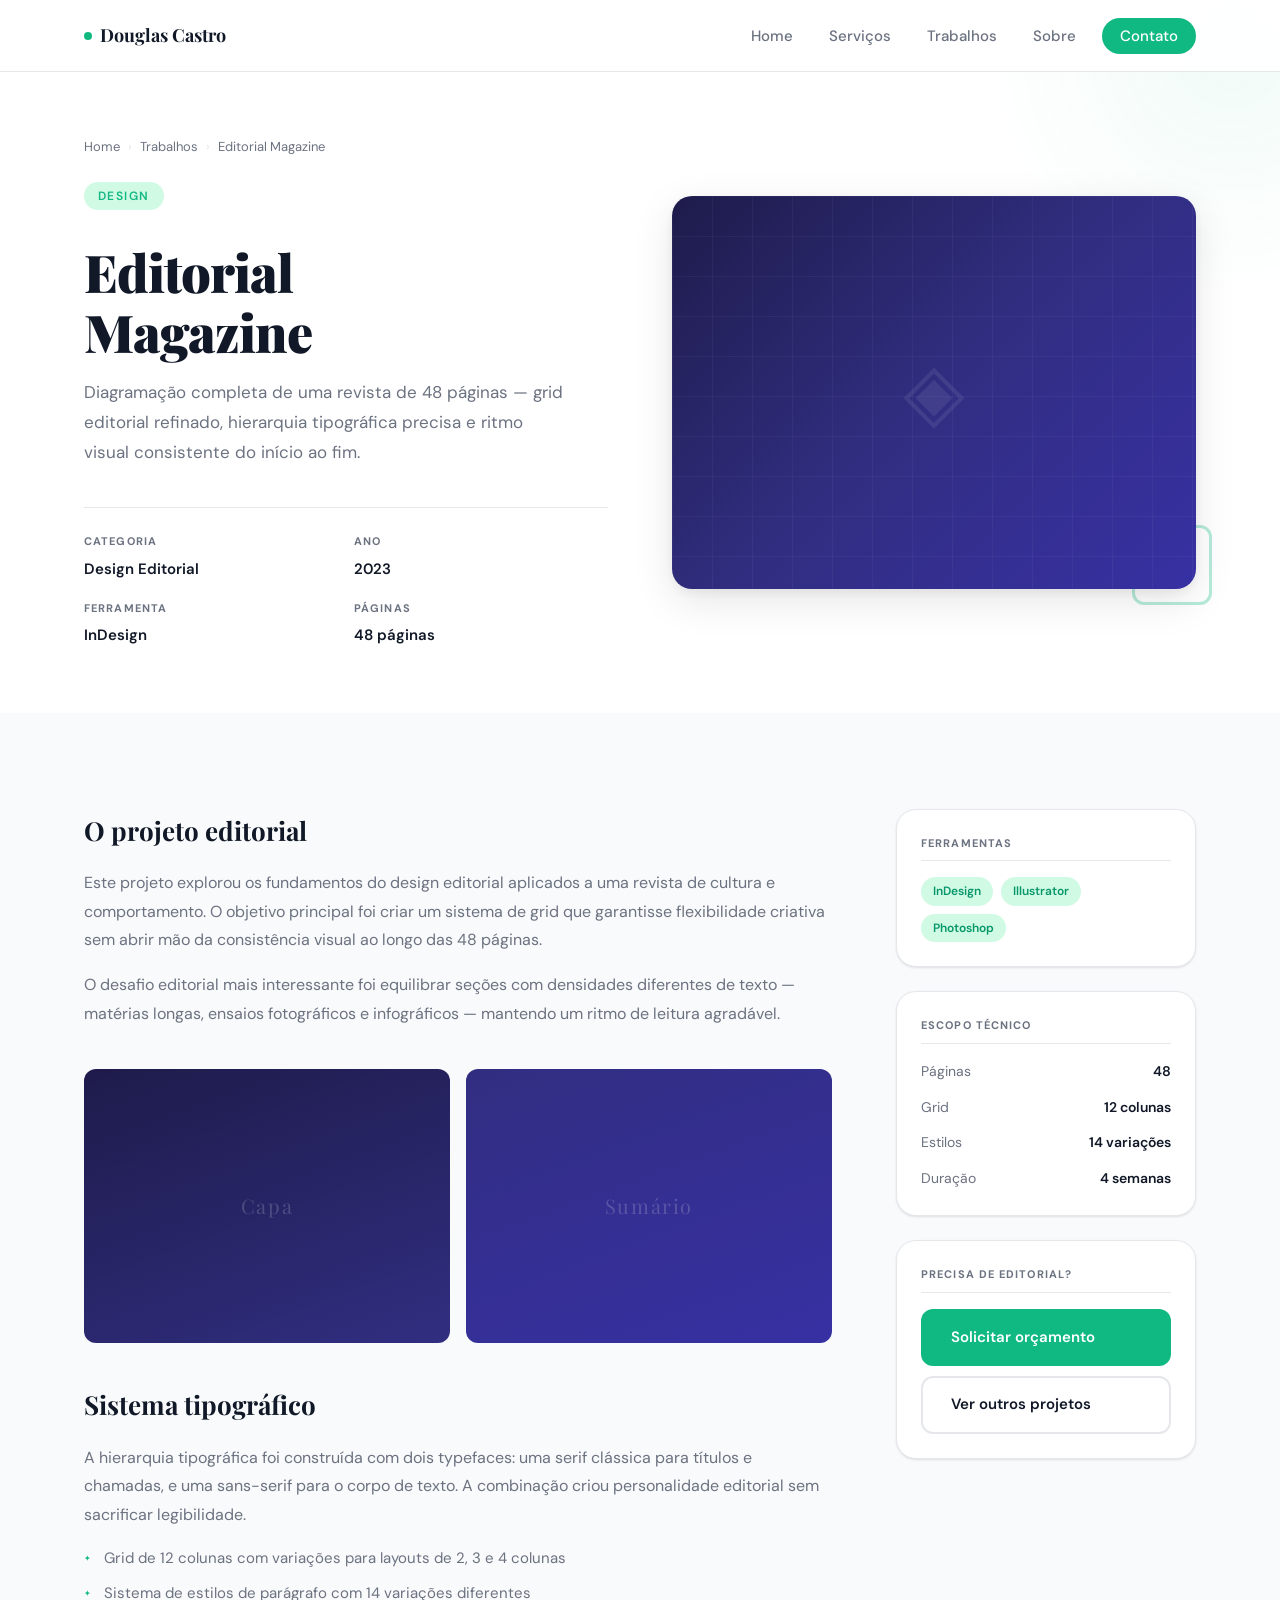
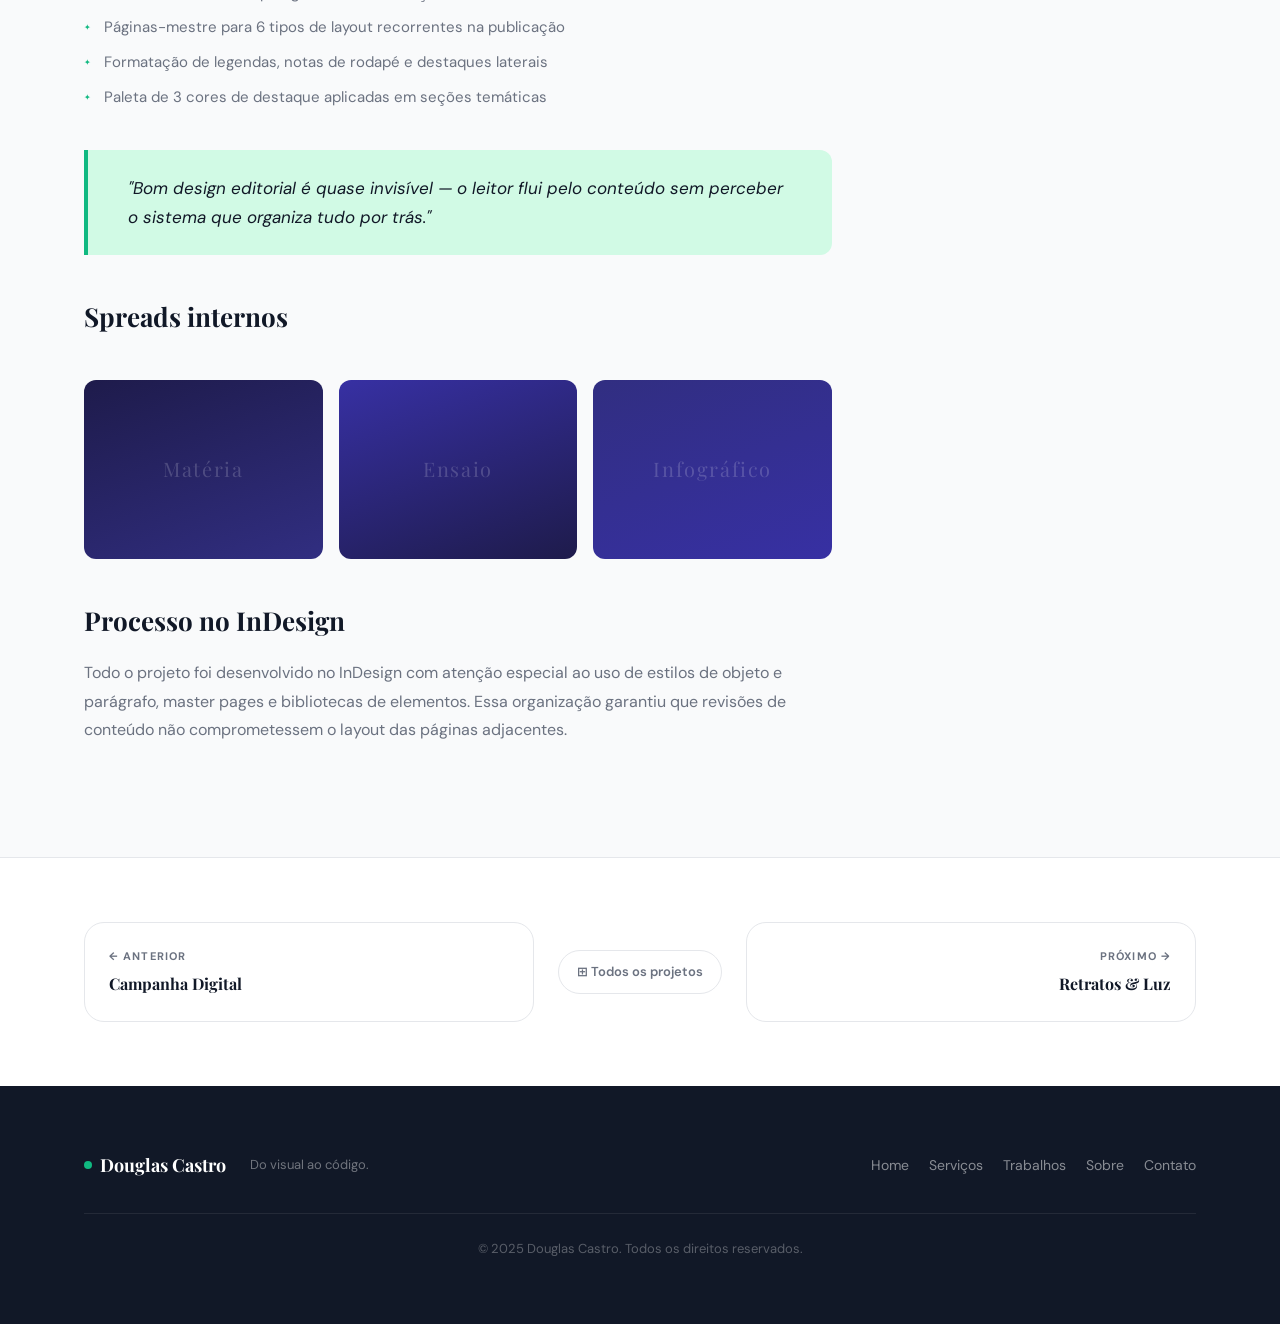
<file: projeto-editorial-magazine.html>
<!DOCTYPE html>
<html lang="pt-BR">
<head>
  <meta charset="UTF-8" />
  <meta name="viewport" content="width=device-width, initial-scale=1.0" />
  <title>Editorial Magazine — Douglas Castro</title>
  <link rel="stylesheet" href="styles.css" />
  <link rel="stylesheet" href="project.css" />
  <link rel="preconnect" href="https://fonts.googleapis.com" />
  <link rel="preconnect" href="https://fonts.gstatic.com" crossorigin />
  <link href="https://fonts.googleapis.com/css2?family=Playfair+Display:wght@400;700;900&family=DM+Sans:wght@300;400;500;600&display=swap" rel="stylesheet" />
  <style>
    .cover-gradient {
      background: linear-gradient(135deg, #1e1b4b 0%, #312e81 50%, #3730a3 100%);
    }
    .cover-gradient::before {
      content: '';
      position: absolute;
      inset: 0;
      background-image:
        linear-gradient(rgba(255,255,255,.04) 1px, transparent 1px),
        linear-gradient(90deg, rgba(255,255,255,.04) 1px, transparent 1px);
      background-size: 40px 40px;
    }
    .cover-gradient::after {
      content: '◈';
      position: absolute;
      inset: 0;
      display: flex;
      align-items: center;
      justify-content: center;
      font-size: 5rem;
      color: rgba(255,255,255,.08);
    }
    .img-g1 { background: linear-gradient(160deg, #1e1b4b, #312e81); }
    .img-g2 { background: linear-gradient(160deg, #312e81, #3730a3); }
    .img-g3 { background: linear-gradient(160deg, #3730a3, #1e1b4b); }
    .img-label {
      position: absolute;
      inset: 0;
      display: flex;
      align-items: center;
      justify-content: center;
      font-family: var(--font-display);
      font-size: 1.25rem;
      color: rgba(255,255,255,.18);
      letter-spacing: 0.08em;
    }
  </style>
</head>
<body>

  <!-- HEADER -->
  <header class="header">
    <div class="container header__inner">
      <a href="index.html" class="header__logo">
        <span class="logo-dot"></span>Douglas Castro
      </a>
      <input type="checkbox" id="nav-toggle" class="nav-toggle" />
      <label for="nav-toggle" class="nav-burger" aria-label="Menu">
        <span></span><span></span><span></span>
      </label>
      <nav class="nav" aria-label="Navegação principal">
        <ul class="nav__list">
          <li><a href="index.html#home"      class="nav__link">Home</a></li>
          <li><a href="index.html#servicos"  class="nav__link">Serviços</a></li>
          <li><a href="index.html#trabalhos" class="nav__link">Trabalhos</a></li>
          <li><a href="index.html#sobre"     class="nav__link">Sobre</a></li>
          <li><a href="index.html#contato"   class="nav__link nav__link--cta">Contato</a></li>
        </ul>
      </nav>
    </div>
  </header>


  <!-- HERO DO PROJETO -->
  <section class="project-hero">
    <div class="container project-hero__inner">

      <div class="project-hero__text">
        <nav class="breadcrumb" aria-label="Breadcrumb">
          <a href="index.html">Home</a>
          <span class="breadcrumb__sep">›</span>
          <a href="index.html#trabalhos">Trabalhos</a>
          <span class="breadcrumb__sep">›</span>
          <span>Editorial Magazine</span>
        </nav>

        <div class="project-hero__meta">
          <span class="section__tag">Design</span>
        </div>

        <h1 class="project-hero__title">Editorial<br />Magazine</h1>

        <p class="project-hero__desc">
          Diagramação completa de uma revista de 48 páginas — grid editorial refinado,
          hierarquia tipográfica precisa e ritmo visual consistente do início ao fim.
        </p>

        <div class="project-hero__info">
          <div class="project-info-item">
            <span class="project-info-item__label">Categoria</span>
            <span class="project-info-item__value">Design Editorial</span>
          </div>
          <div class="project-info-item">
            <span class="project-info-item__label">Ano</span>
            <span class="project-info-item__value">2023</span>
          </div>
          <div class="project-info-item">
            <span class="project-info-item__label">Ferramenta</span>
            <span class="project-info-item__value">InDesign</span>
          </div>
          <div class="project-info-item">
            <span class="project-info-item__label">Páginas</span>
            <span class="project-info-item__value">48 páginas</span>
          </div>
        </div>
      </div>

      <div class="project-hero__visual">
        <div class="project-hero__cover">
          <div class="project-hero__cover-bg cover-gradient"></div>
        </div>
        <div class="project-hero__decor"></div>
      </div>
    </div>
    <div class="project-hero__bg-circle" aria-hidden="true"></div>
  </section>


  <!-- CORPO DO PROJETO -->
  <section class="project-body">
    <div class="container project-body__inner">

      <article class="project-content">

        <h2>O projeto editorial</h2>
        <p>
          Este projeto explorou os fundamentos do design editorial aplicados a uma
          revista de cultura e comportamento. O objetivo principal foi criar um
          sistema de grid que garantisse flexibilidade criativa sem abrir mão
          da consistência visual ao longo das 48 páginas.
        </p>
        <p>
          O desafio editorial mais interessante foi equilibrar seções com densidades
          diferentes de texto — matérias longas, ensaios fotográficos e infográficos
          — mantendo um ritmo de leitura agradável.
        </p>

        <div class="project-gallery project-gallery--2">
          <div class="project-gallery__item img-g1">
            <span class="img-label">Capa</span>
          </div>
          <div class="project-gallery__item img-g2">
            <span class="img-label">Sumário</span>
          </div>
        </div>

        <h2>Sistema tipográfico</h2>
        <p>
          A hierarquia tipográfica foi construída com dois typefaces: uma serif clássica
          para títulos e chamadas, e uma sans-serif para o corpo de texto.
          A combinação criou personalidade editorial sem sacrificar legibilidade.
        </p>

        <ul>
          <li>Grid de 12 colunas com variações para layouts de 2, 3 e 4 colunas</li>
          <li>Sistema de estilos de parágrafo com 14 variações diferentes</li>
          <li>Páginas-mestre para 6 tipos de layout recorrentes na publicação</li>
          <li>Formatação de legendas, notas de rodapé e destaques laterais</li>
          <li>Paleta de 3 cores de destaque aplicadas em seções temáticas</li>
        </ul>

        <div class="project-highlight">
          <p>
            "Bom design editorial é quase invisível — o leitor flui pelo conteúdo
            sem perceber o sistema que organiza tudo por trás."
          </p>
        </div>

        <h2>Spreads internos</h2>

        <div class="project-gallery project-gallery--3">
          <div class="project-gallery__item img-g1">
            <span class="img-label">Matéria</span>
          </div>
          <div class="project-gallery__item img-g3">
            <span class="img-label">Ensaio</span>
          </div>
          <div class="project-gallery__item img-g2">
            <span class="img-label">Infográfico</span>
          </div>
        </div>

        <h2>Processo no InDesign</h2>
        <p>
          Todo o projeto foi desenvolvido no InDesign com atenção especial ao uso
          de estilos de objeto e parágrafo, master pages e bibliotecas de elementos.
          Essa organização garantiu que revisões de conteúdo não comprometessem
          o layout das páginas adjacentes.
        </p>

      </article>

      <!-- Sidebar -->
      <aside class="project-sidebar">

        <div class="sidebar-card">
          <p class="sidebar-card__title">Ferramentas</p>
          <div class="sidebar-tags">
            <span class="sidebar-tag">InDesign</span>
            <span class="sidebar-tag">Illustrator</span>
            <span class="sidebar-tag">Photoshop</span>
          </div>
        </div>

        <div class="sidebar-card">
          <p class="sidebar-card__title">Escopo técnico</p>
          <ul class="sidebar-list">
            <li class="sidebar-list__item">
              <span class="sidebar-list__key">Páginas</span>
              <span class="sidebar-list__val">48</span>
            </li>
            <li class="sidebar-list__item">
              <span class="sidebar-list__key">Grid</span>
              <span class="sidebar-list__val">12 colunas</span>
            </li>
            <li class="sidebar-list__item">
              <span class="sidebar-list__key">Estilos</span>
              <span class="sidebar-list__val">14 variações</span>
            </li>
            <li class="sidebar-list__item">
              <span class="sidebar-list__key">Duração</span>
              <span class="sidebar-list__val">4 semanas</span>
            </li>
          </ul>
        </div>

        <div class="sidebar-card">
          <p class="sidebar-card__title">Precisa de editorial?</p>
          <div class="sidebar-cta">
            <a href="index.html#contato" class="btn btn--primary">Solicitar orçamento</a>
            <a href="index.html#trabalhos" class="btn btn--ghost">Ver outros projetos</a>
          </div>
        </div>

      </aside>
    </div>
  </section>


  <!-- NAVEGAÇÃO ENTRE PROJETOS -->
  <nav class="project-nav" aria-label="Navegação entre projetos">
    <div class="container project-nav__inner">
      <a href="projeto-campanha-digital.html" class="project-nav__link project-nav__link--prev">
        <span class="project-nav__label">← Anterior</span>
        <span class="project-nav__name">Campanha Digital</span>
      </a>
      <div class="project-nav__center">
        <a href="index.html#trabalhos" class="project-nav__all">⊞ Todos os projetos</a>
      </div>
      <a href="projeto-retratos-luz.html" class="project-nav__link project-nav__link--next">
        <span class="project-nav__label">Próximo →</span>
        <span class="project-nav__name">Retratos & Luz</span>
      </a>
    </div>
  </nav>


  <!-- FOOTER -->
  <footer class="footer">
    <div class="container footer__inner">
      <div class="footer__brand">
        <span class="logo-dot"></span>Douglas Castro
        <p class="footer__tagline">Do visual ao código.</p>
      </div>
      <nav class="footer__nav" aria-label="Rodapé">
        <a href="index.html#home">Home</a>
        <a href="index.html#servicos">Serviços</a>
        <a href="index.html#trabalhos">Trabalhos</a>
        <a href="index.html#sobre">Sobre</a>
        <a href="index.html#contato">Contato</a>
      </nav>
      <p class="footer__copy">© 2025 Douglas Castro. Todos os direitos reservados.</p>
    </div>
  </footer>

</body>
</html>
</file>
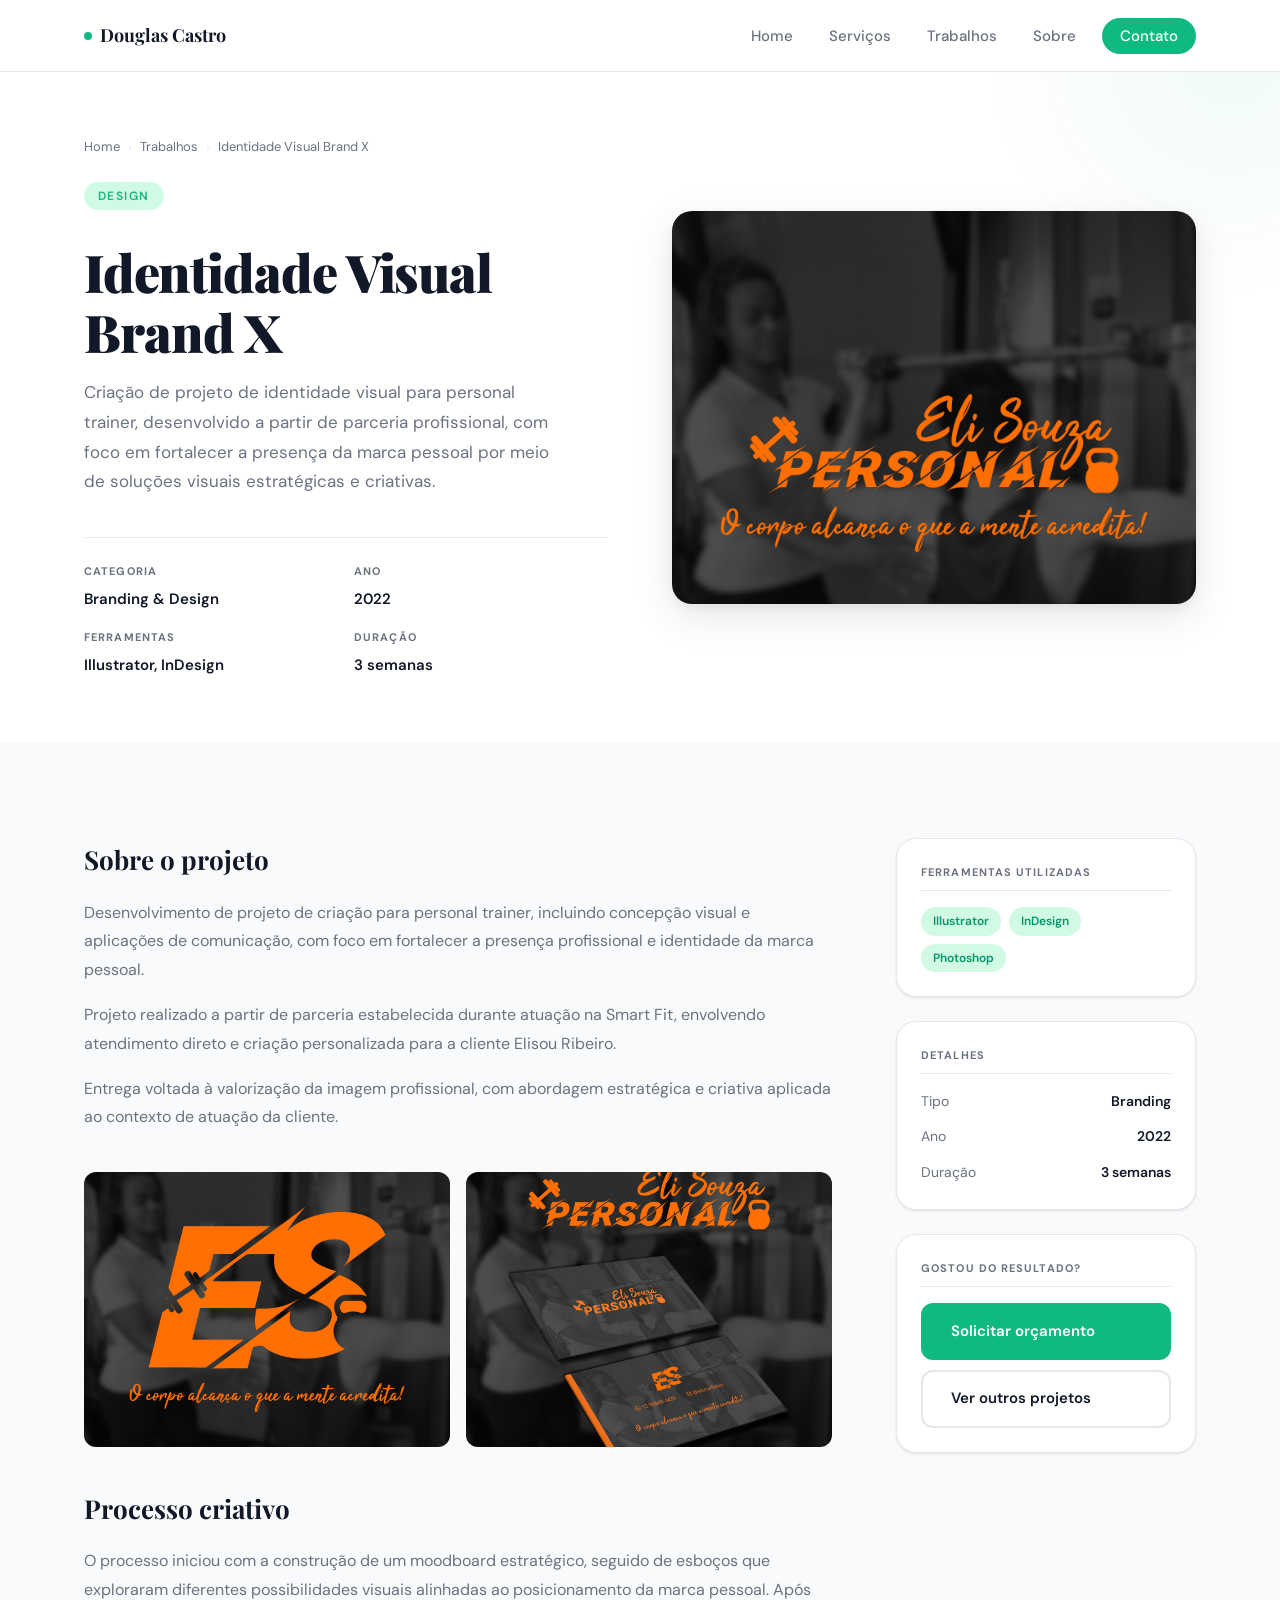
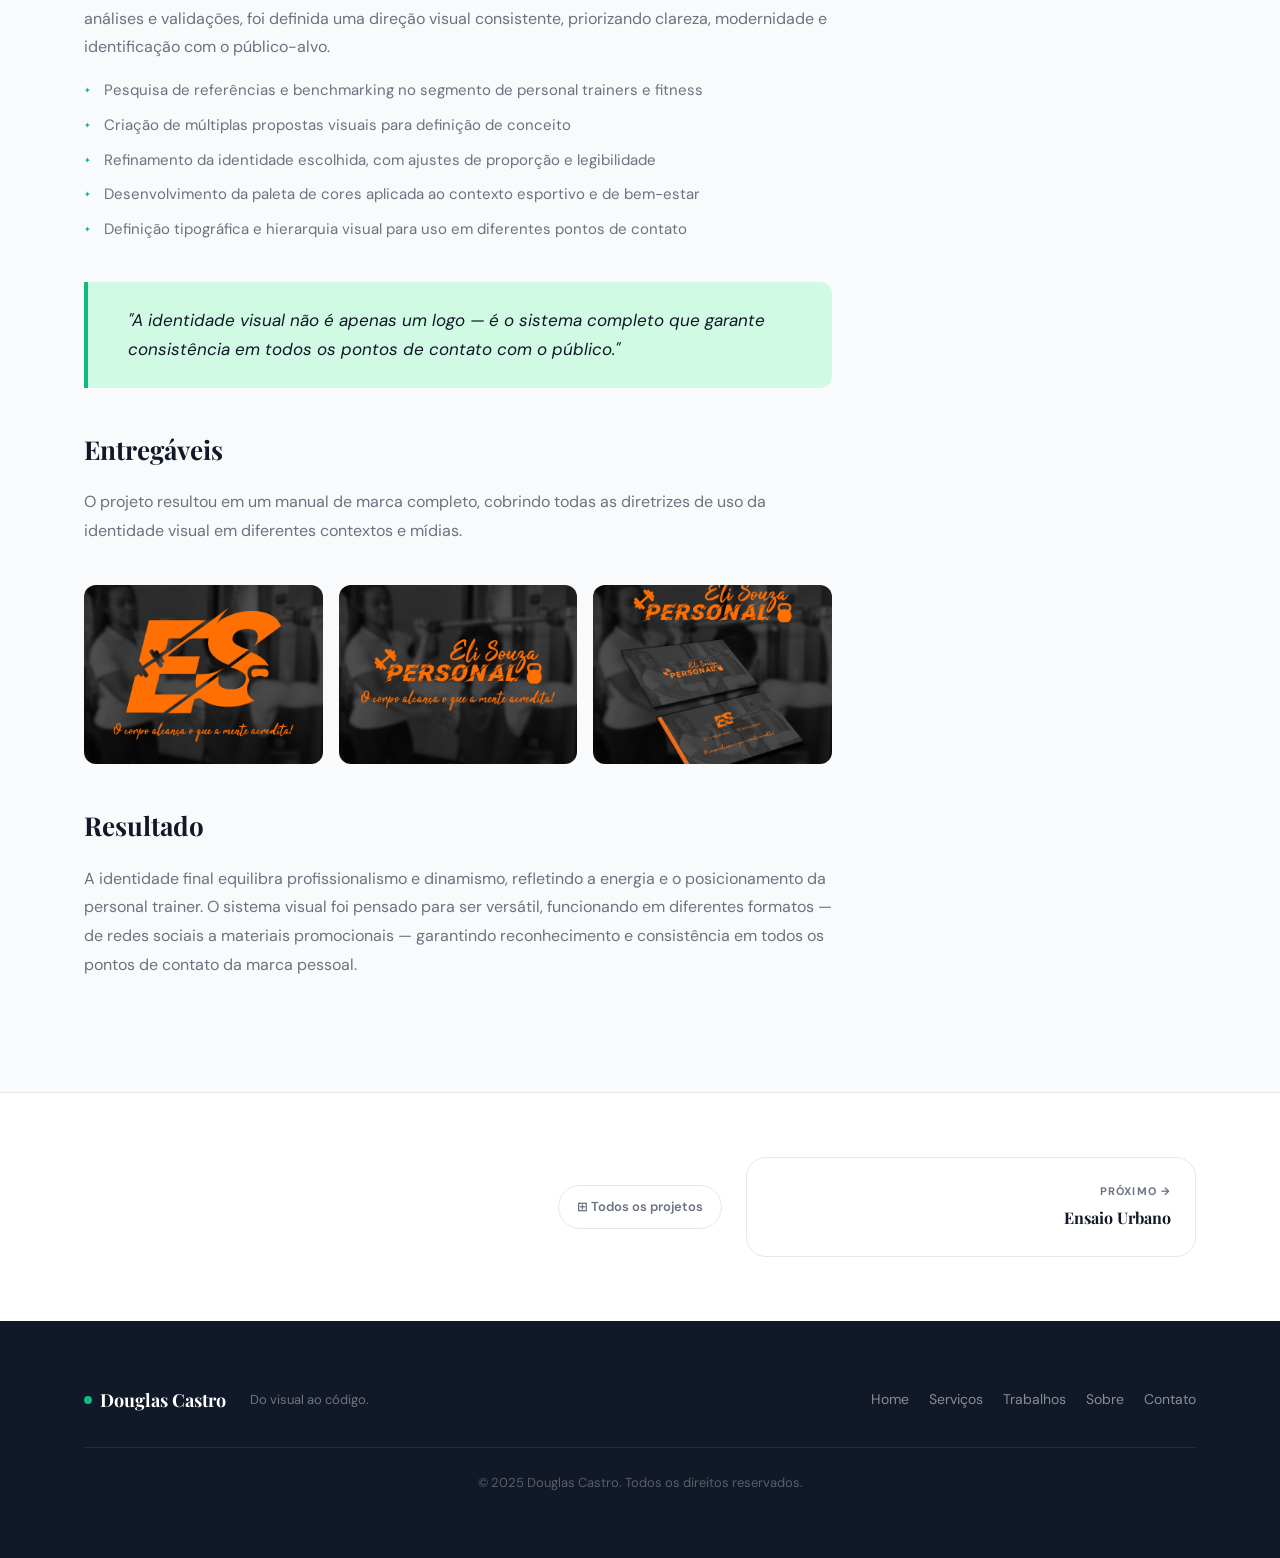
<file: projeto-identidade-brand-x.html>
<!DOCTYPE html>
<html lang="pt-BR">
<head>
  <meta charset="UTF-8" />
  <meta name="viewport" content="width=device-width, initial-scale=1.0" />
  <title>Identidade Visual Brand X — Douglas Castro</title>
  <link rel="stylesheet" href="styles.css" />
  <link rel="stylesheet" href="project.css" />
  <link rel="preconnect" href="https://fonts.googleapis.com" />
  <link rel="preconnect" href="https://fonts.gstatic.com" crossorigin />
  <link href="https://fonts.googleapis.com/css2?family=Playfair+Display:wght@400;700;900&family=DM+Sans:wght@300;400;500;600&display=swap" rel="stylesheet" />
  <style>
    /* Gradientes específicos deste projeto */
    .cover-gradient {
      background: linear-gradient(135deg, #1a1a2e 0%, #16213e 50%, #0f3460 100%);
    }
    .cover-gradient::before {
      content: '';
      position: absolute;
      inset: 0;
      background-image:
        linear-gradient(rgba(255,255,255,.04) 1px, transparent 1px),
        linear-gradient(90deg, rgba(255,255,255,.04) 1px, transparent 1px);
      background-size: 30px 30px;
    }
    .cover-gradient::after {
      content: '✦';
      position: absolute;
      inset: 0;
      display: flex;
      align-items: center;
      justify-content: center;
      font-size: 4rem;
      color: rgba(255,255,255,.1);
    }
    .img-g1 { background: linear-gradient(135deg, #0f3460, #16213e); }
    .img-g2 { background: linear-gradient(135deg, #1a1a2e, #2563EB22); }
    .img-g3 { background: linear-gradient(135deg, #16213e, #10B98122); }
    .img-label {
      position: absolute;
      inset: 0;
      display: flex;
      align-items: center;
      justify-content: center;
      font-family: var(--font-display);
      font-size: 1.5rem;
      color: rgba(255,255,255,.2);
      letter-spacing: 0.1em;
    }
    .img-g1 {
  background-image: url('./img/eli/003.jpg');
}

.img-g2 {
  background-image: url('./img/eli/005.jpg');
}

.img-g3 {
  background-image: url('./img/eli/004.jpg');
}

.project-gallery__item {
  background-size: cover;
  background-position: center;
  background-repeat: no-repeat;
}
  </style>
</head>
<body>

  <!-- HEADER -->
  <header class="header">
    <div class="container header__inner">
      <a href="index.html" class="header__logo">
        <span class="logo-dot"></span>Douglas Castro
      </a>
      <input type="checkbox" id="nav-toggle" class="nav-toggle" />
      <label for="nav-toggle" class="nav-burger" aria-label="Menu">
        <span></span><span></span><span></span>
      </label>
      <nav class="nav" aria-label="Navegação principal">
        <ul class="nav__list">
          <li><a href="index.html#home"      class="nav__link">Home</a></li>
          <li><a href="index.html#servicos"  class="nav__link">Serviços</a></li>
          <li><a href="index.html#trabalhos" class="nav__link">Trabalhos</a></li>
          <li><a href="index.html#sobre"     class="nav__link">Sobre</a></li>
          <li><a href="index.html#contato"   class="nav__link nav__link--cta">Contato</a></li>
        </ul>
      </nav>
    </div>
  </header>


  <!-- HERO DO PROJETO -->
  <section class="project-hero">
    <div class="container project-hero__inner">

      <!-- Lado esquerdo: texto -->
      <div class="project-hero__text">
        <nav class="breadcrumb" aria-label="Breadcrumb">
          <a href="index.html">Home</a>
          <span class="breadcrumb__sep">›</span>
          <a href="index.html#trabalhos">Trabalhos</a>
          <span class="breadcrumb__sep">›</span>
          <span>Identidade Visual Brand X</span>
        </nav>

        <div class="project-hero__meta">
          <span class="section__tag">Design</span>
        </div>

        <h1 class="project-hero__title">Identidade Visual<br />Brand X</h1>

        <p class="project-hero__desc">
          Criação de projeto de identidade visual para personal trainer, 
          desenvolvido a partir de parceria profissional, com foco em fortalecer a 
          presença da marca pessoal por meio de soluções visuais estratégicas e criativas.
        </p>

        <div class="project-hero__info">
          <div class="project-info-item">
            <span class="project-info-item__label">Categoria</span>
            <span class="project-info-item__value">Branding & Design</span>
          </div>
          <div class="project-info-item">
            <span class="project-info-item__label">Ano</span>
            <span class="project-info-item__value">2022</span>
          </div>
          <div class="project-info-item">
            <span class="project-info-item__label">Ferramentas</span>
            <span class="project-info-item__value">Illustrator, InDesign</span>
          </div>
          <div class="project-info-item">
            <span class="project-info-item__label">Duração</span>
            <span class="project-info-item__value">3 semanas</span>
          </div>
        </div>
      </div>

      <!-- Lado direito: imagem -->
      <div class="project-hero__visual">
        <div class="project-hero__cover">
          <img src="./img/eli/004.jpg" alt="" class="project-hero_image">
        </div>
      </div>
    </div>
    <div class="project-hero__bg-circle" aria-hidden="true"></div>
  </section>


  <!-- CORPO DO PROJETO -->
  <section class="project-body">
    <div class="container project-body__inner">

      <!-- Conteúdo principal -->
      <article class="project-content">

        <h2>Sobre o projeto</h2>
        <p>
          Desenvolvimento de projeto de criação para personal trainer, 
          incluindo concepção visual e aplicações de comunicação, com foco em 
          fortalecer a presença profissional e identidade da marca pessoal.
        </p>
        <p>
          Projeto realizado a partir de parceria estabelecida durante atuação na Smart Fit, 
          envolvendo atendimento direto e criação personalizada para a cliente Elisou Ribeiro.
        </p>
        <p>
          Entrega voltada à valorização da imagem profissional, com abordagem estratégica e criativa aplicada ao contexto de atuação da cliente.
        </p>

        <!-- Galeria 1 -->
        <div class="project-gallery project-gallery--2">
          <div class="project-gallery__item img-g1">
            <!-- <span class="img-label">Logotipo</span> -->
          </div>
          <div class="project-gallery__item img-g2">
            <!-- <span class="img-label">Variações</span> -->
          </div>
        </div>

        <h2>Processo criativo</h2>
        <p>
          O processo iniciou com a construção de um moodboard estratégico, seguido de esboços que exploraram diferentes 
          possibilidades visuais alinhadas ao posicionamento da marca pessoal. Após análises e validações, foi definida 
          uma direção visual consistente, priorizando clareza, modernidade e identificação com o público-alvo.
        </p>

        <ul>
          <li>Pesquisa de referências e benchmarking no segmento de personal trainers e fitness</li>
          <li>Criação de múltiplas propostas visuais para definição de conceito</li>
          <li>Refinamento da identidade escolhida, com ajustes de proporção e legibilidade</li>
          <li>Desenvolvimento da paleta de cores aplicada ao contexto esportivo e de bem-estar</li>
          <li>Definição tipográfica e hierarquia visual para uso em diferentes pontos de contato</li>
        </ul>

        <div class="project-highlight">
          <p>
            "A identidade visual não é apenas um logo — é o sistema completo que garante
            consistência em todos os pontos de contato com o público."
          </p>
        </div>

        <h2>Entregáveis</h2>
        <p>
          O projeto resultou em um manual de marca completo, cobrindo todas as diretrizes
          de uso da identidade visual em diferentes contextos e mídias.
        </p>

        <!-- Galeria 2 -->
        <div class="project-gallery project-gallery--3">
          <div class="project-gallery__item img-g1">
            <!-- <span class="img-label">Papelaria</span> -->
          </div>
          <div class="project-gallery__item img-g3">
            <!-- <span class="img-label">Digital</span> -->
          </div>
          <div class="project-gallery__item img-g2">
            <!-- <span class="img-label">Manual</span> -->
          </div>
        </div>

        <h2>Resultado</h2>
        <p>
          A identidade final equilibra profissionalismo e dinamismo, refletindo a energia e o posicionamento 
          da personal trainer. O sistema visual foi pensado para ser versátil, funcionando em diferentes formatos 
          — de redes sociais a materiais promocionais — garantindo reconhecimento e consistência em todos os pontos de contato da marca pessoal.
        </p>

      </article>

      <!-- Sidebar -->
      <aside class="project-sidebar">

        <div class="sidebar-card">
          <p class="sidebar-card__title">Ferramentas utilizadas</p>
          <div class="sidebar-tags">
            <span class="sidebar-tag">Illustrator</span>
            <span class="sidebar-tag">InDesign</span>
            <span class="sidebar-tag">Photoshop</span>
          </div>
        </div>

        <div class="sidebar-card">
          <p class="sidebar-card__title">Detalhes</p>
          <ul class="sidebar-list">
            <li class="sidebar-list__item">
              <span class="sidebar-list__key">Tipo</span>
              <span class="sidebar-list__val">Branding</span>
            </li>
            <li class="sidebar-list__item">
              <span class="sidebar-list__key">Ano</span>
              <span class="sidebar-list__val">2022</span>
            </li>
            <li class="sidebar-list__item">
              <span class="sidebar-list__key">Duração</span>
              <span class="sidebar-list__val">3 semanas</span>
            </li>
          </ul>
        </div>

        <div class="sidebar-card">
          <p class="sidebar-card__title">Gostou do resultado?</p>
          <div class="sidebar-cta">
            <a href="index.html#contato" class="btn btn--primary">Solicitar orçamento</a>
            <a href="index.html#trabalhos" class="btn btn--ghost">Ver outros projetos</a>
          </div>
        </div>

      </aside>
    </div>
  </section>


  <!-- NAVEGAÇÃO ENTRE PROJETOS -->
  <nav class="project-nav" aria-label="Navegação entre projetos">
    <div class="container project-nav__inner">
      <span></span><!-- sem anterior -->
      <div class="project-nav__center">
        <a href="index.html#trabalhos" class="project-nav__all">
          ⊞ Todos os projetos
        </a>
      </div>
      <a href="projeto-ensaio-urbano.html" class="project-nav__link project-nav__link--next">
        <span class="project-nav__label">Próximo →</span>
        <span class="project-nav__name">Ensaio Urbano</span>
      </a>
    </div>
  </nav>


  <!-- FOOTER -->
  <footer class="footer">
    <div class="container footer__inner">
      <div class="footer__brand">
        <span class="logo-dot"></span>Douglas Castro
        <p class="footer__tagline">Do visual ao código.</p>
      </div>
      <nav class="footer__nav" aria-label="Rodapé">
        <a href="index.html#home">Home</a>
        <a href="index.html#servicos">Serviços</a>
        <a href="index.html#trabalhos">Trabalhos</a>
        <a href="index.html#sobre">Sobre</a>
        <a href="index.html#contato">Contato</a>
      </nav>
      <p class="footer__copy">© 2025 Douglas Castro. Todos os direitos reservados.</p>
    </div>
  </footer>

</body>
</html>
</file>
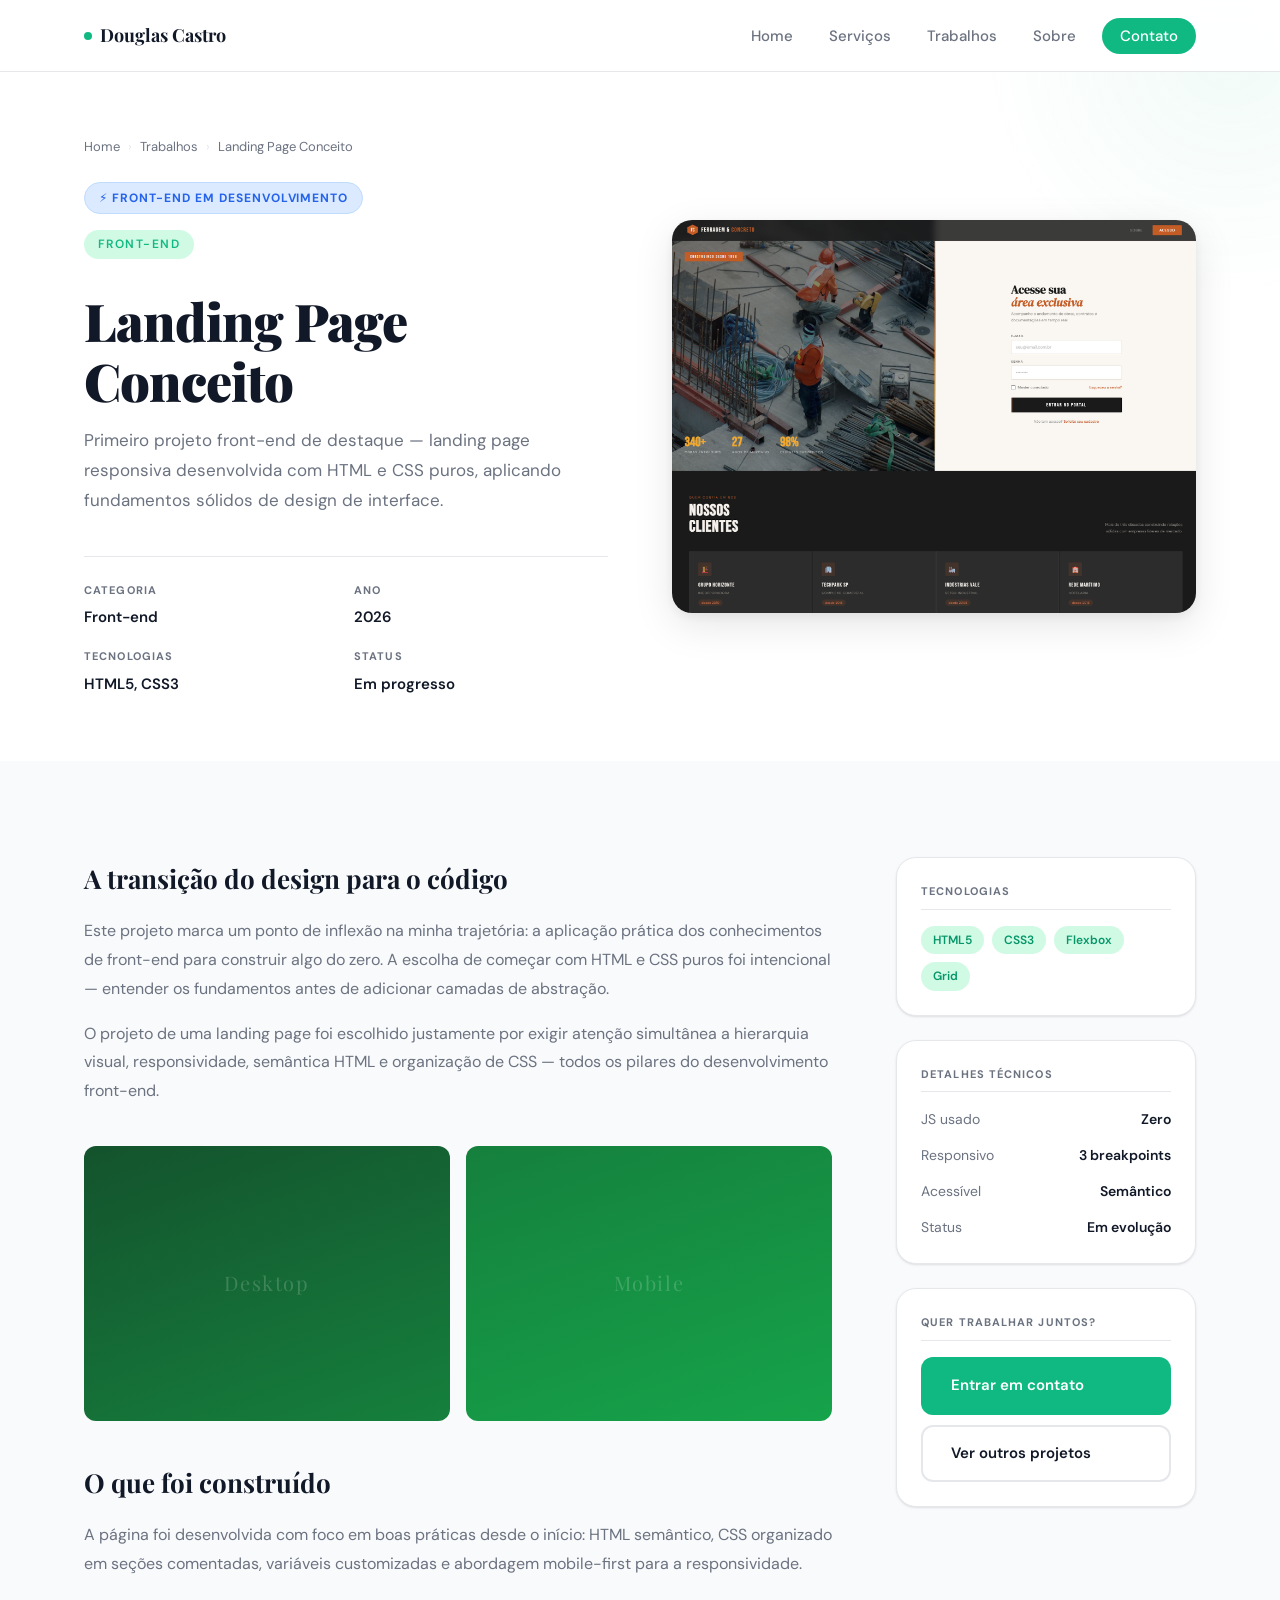
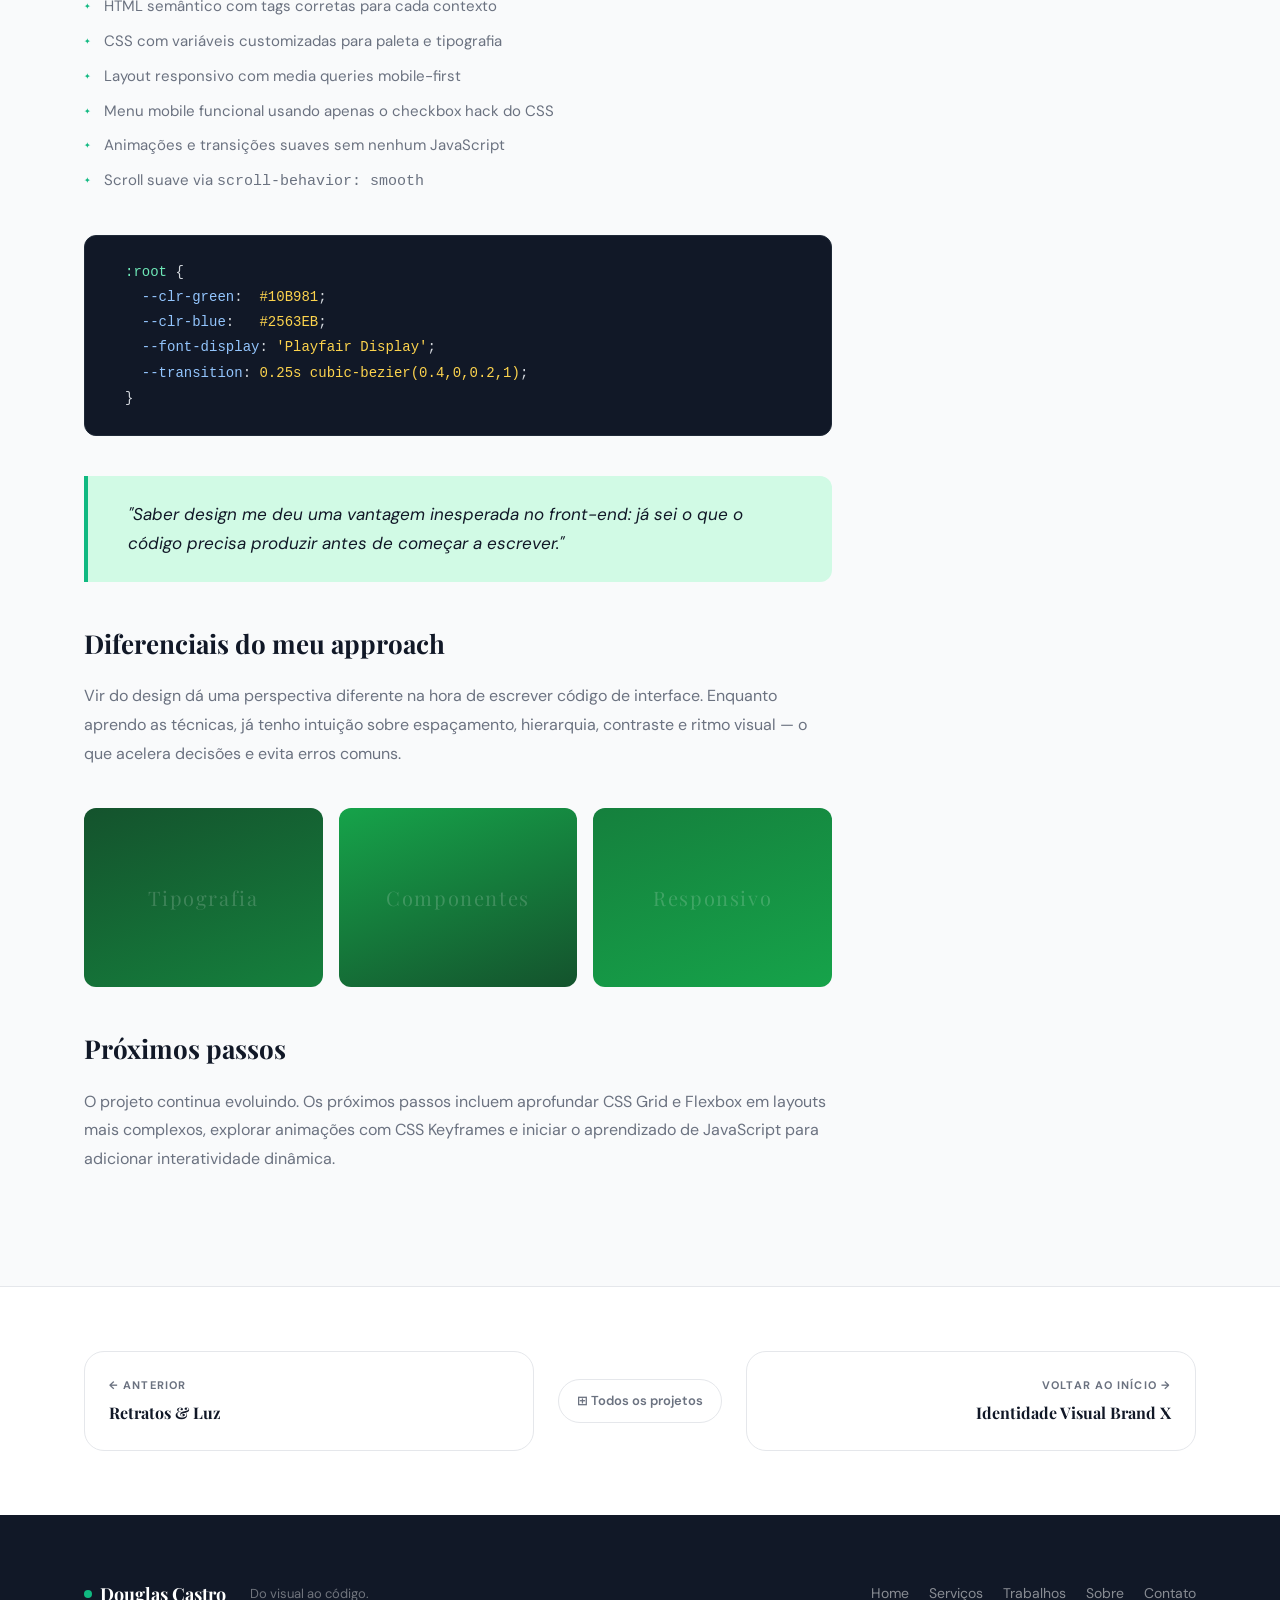
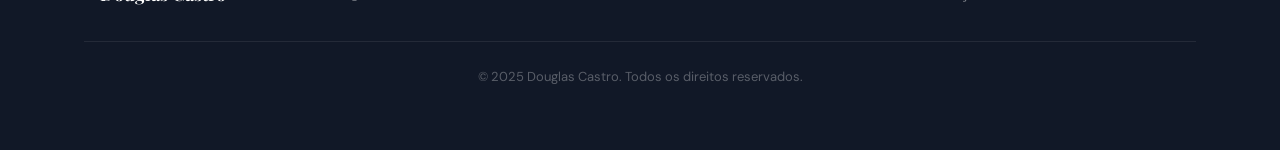
<file: projeto-landing-page.html>
<!DOCTYPE html>
<html lang="pt-BR">
<head>
  <meta charset="UTF-8" />
  <meta name="viewport" content="width=device-width, initial-scale=1.0" />
  <title>Landing Page Conceito — Douglas Castro</title>
  <link rel="stylesheet" href="styles.css" />
  <link rel="stylesheet" href="project.css" />
  <link rel="preconnect" href="https://fonts.googleapis.com" />
  <link rel="preconnect" href="https://fonts.gstatic.com" crossorigin />
  <link href="https://fonts.googleapis.com/css2?family=Playfair+Display:wght@400;700;900&family=DM+Sans:wght@300;400;500;600&display=swap" rel="stylesheet" />
  <style>
    .cover-gradient {
      background: linear-gradient(135deg, #14532d 0%, #15803d 50%, #16a34a 100%);
    }
    .cover-gradient::before {
      content: '';
      position: absolute;
      inset: 0;
      background-image:
        linear-gradient(rgba(255,255,255,.05) 1px, transparent 1px),
        linear-gradient(90deg, rgba(255,255,255,.05) 1px, transparent 1px);
      background-size: 18px 18px;
    }
    .cover-gradient::after {
      content: '</>';
      position: absolute;
      inset: 0;
      display: flex;
      align-items: center;
      justify-content: center;
      font-family: monospace;
      font-size: 3.5rem;
      color: rgba(255,255,255,.1);
      letter-spacing: -0.05em;
    }
    .img-g1 { background: linear-gradient(160deg, #14532d, #15803d); }
    .img-g2 { background: linear-gradient(160deg, #15803d, #16a34a); }
    .img-g3 { background: linear-gradient(160deg, #16a34a, #14532d); }

    /* Code block decorativo */
    .code-block {
      background: #111827;
      border-radius: var(--radius-md);
      padding: var(--space-md) var(--space-lg);
      margin-block: var(--space-lg);
      overflow-x: auto;
      border: 1px solid #1f2937;
    }
    .code-block code {
      font-family: 'Courier New', Courier, monospace;
      font-size: 0.875rem;
      line-height: 1.8;
      color: #d1fae5;
      display: block;
      white-space: pre;
    }
    .code-block .token-tag   { color: #6ee7b7; }
    .code-block .token-attr  { color: #93c5fd; }
    .code-block .token-value { color: #fcd34d; }
    .code-block .token-text  { color: #d1d5db; }

    .img-label {
      position: absolute;
      inset: 0;
      display: flex;
      align-items: center;
      justify-content: center;
      font-family: var(--font-display);
      font-size: 1.25rem;
      color: rgba(255,255,255,.18);
      letter-spacing: 0.08em;
    }

    /* Badge "Em progresso" */
    .progress-badge {
      display: inline-flex;
      align-items: center;
      gap: 6px;
      font-size: 0.75rem;
      font-weight: 700;
      letter-spacing: 0.08em;
      text-transform: uppercase;
      color: var(--clr-blue);
      background: var(--clr-blue-lt);
      border: 1px solid #bfdbfe;
      padding: 5px 14px;
      border-radius: var(--radius-full);
      margin-bottom: var(--space-sm);
    }
  </style>
</head>
<body>

  <!-- HEADER -->
  <header class="header">
    <div class="container header__inner">
      <a href="index.html" class="header__logo">
        <span class="logo-dot"></span>Douglas Castro
      </a>
      <input type="checkbox" id="nav-toggle" class="nav-toggle" />
      <label for="nav-toggle" class="nav-burger" aria-label="Menu">
        <span></span><span></span><span></span>
      </label>
      <nav class="nav" aria-label="Navegação principal">
        <ul class="nav__list">
          <li><a href="index.html#home"      class="nav__link">Home</a></li>
          <li><a href="index.html#servicos"  class="nav__link">Serviços</a></li>
          <li><a href="index.html#trabalhos" class="nav__link">Trabalhos</a></li>
          <li><a href="index.html#sobre"     class="nav__link">Sobre</a></li>
          <li><a href="index.html#contato"   class="nav__link nav__link--cta">Contato</a></li>
        </ul>
      </nav>
    </div>
  </header>


  <!-- HERO DO PROJETO -->
  <section class="project-hero">
    <div class="container project-hero__inner">

      <div class="project-hero__text">
        <nav class="breadcrumb" aria-label="Breadcrumb">
          <a href="index.html">Home</a>
          <span class="breadcrumb__sep">›</span>
          <a href="index.html#trabalhos">Trabalhos</a>
          <span class="breadcrumb__sep">›</span>
          <span>Landing Page Conceito</span>
        </nav>

        <span class="progress-badge">⚡ Front-end em desenvolvimento</span>

        <div class="project-hero__meta">
          <span class="section__tag">Front-end</span>
        </div>

        <h1 class="project-hero__title">Landing Page<br />Conceito</h1>

        <p class="project-hero__desc">
          Primeiro projeto front-end de destaque — landing page responsiva desenvolvida
          com HTML e CSS puros, aplicando fundamentos sólidos de design de interface.
        </p>

        <div class="project-hero__info">
          <div class="project-info-item">
            <span class="project-info-item__label">Categoria</span>
            <span class="project-info-item__value">Front-end</span>
          </div>
          <div class="project-info-item">
            <span class="project-info-item__label">Ano</span>
            <span class="project-info-item__value">2026</span>
          </div>
          <div class="project-info-item">
            <span class="project-info-item__label">Tecnologias</span>
            <span class="project-info-item__value">HTML5, CSS3</span>
          </div>
          <div class="project-info-item">
            <span class="project-info-item__label">Status</span>
            <span class="project-info-item__value">Em progresso</span>
          </div>
        </div>
      </div>

      <div class="project-hero__visual">
        <div class="project-hero__cover">
                  <img src="img/ladingpage/landingpage.jpg" alt="">

          <!-- <div class="project-hero__cover-bg cover-gradient"></div> -->
        </div>
        <!-- <div class="project-hero__decor"></div> -->
      </div>
    </div>
    <div class="project-hero__bg-circle" aria-hidden="true"></div>
  </section>


  <!-- CORPO DO PROJETO -->
  <section class="project-body">
    <div class="container project-body__inner">

      <article class="project-content">

        <h2>A transição do design para o código</h2>
        <p>
          Este projeto marca um ponto de inflexão na minha trajetória: a aplicação
          prática dos conhecimentos de front-end para construir algo do zero.
          A escolha de começar com HTML e CSS puros foi intencional — entender
          os fundamentos antes de adicionar camadas de abstração.
        </p>
        <p>
          O projeto de uma landing page foi escolhido justamente por exigir
          atenção simultânea a hierarquia visual, responsividade, semântica HTML
          e organização de CSS — todos os pilares do desenvolvimento front-end.
        </p>

        <div class="project-gallery project-gallery--2">
          <div class="project-gallery__item img-g1">
            <span class="img-label">Desktop</span>
          </div>
          <div class="project-gallery__item img-g2">
            <span class="img-label">Mobile</span>
          </div>
        </div>

        <h2>O que foi construído</h2>
        <p>
          A página foi desenvolvida com foco em boas práticas desde o início:
          HTML semântico, CSS organizado em seções comentadas, variáveis customizadas
          e abordagem mobile-first para a responsividade.
        </p>

        <ul>
          <li>HTML semântico com tags corretas para cada contexto</li>
          <li>CSS com variáveis customizadas para paleta e tipografia</li>
          <li>Layout responsivo com media queries mobile-first</li>
          <li>Menu mobile funcional usando apenas o checkbox hack do CSS</li>
          <li>Animações e transições suaves sem nenhum JavaScript</li>
          <li>Scroll suave via <code>scroll-behavior: smooth</code></li>
        </ul>

        <!-- Code block decorativo -->
        <div class="code-block" aria-label="Exemplo de código CSS">
          <code><span class="token-tag">:root</span> <span class="token-text">{</span>
  <span class="token-attr">--clr-green</span><span class="token-text">:</span>  <span class="token-value">#10B981</span><span class="token-text">;</span>
  <span class="token-attr">--clr-blue</span><span class="token-text">:</span>   <span class="token-value">#2563EB</span><span class="token-text">;</span>
  <span class="token-attr">--font-display</span><span class="token-text">:</span> <span class="token-value">'Playfair Display'</span><span class="token-text">;</span>
  <span class="token-attr">--transition</span><span class="token-text">:</span> <span class="token-value">0.25s cubic-bezier(0.4,0,0.2,1)</span><span class="token-text">;</span>
<span class="token-text">}</span></code>
        </div>

        <div class="project-highlight">
          <p>
            "Saber design me deu uma vantagem inesperada no front-end:
            já sei o que o código precisa produzir antes de começar a escrever."
          </p>
        </div>

        <h2>Diferenciais do meu approach</h2>
        <p>
          Vir do design dá uma perspectiva diferente na hora de escrever código de interface.
          Enquanto aprendo as técnicas, já tenho intuição sobre espaçamento, hierarquia,
          contraste e ritmo visual — o que acelera decisões e evita erros comuns.
        </p>

        <div class="project-gallery project-gallery--3">
          <div class="project-gallery__item img-g1">
            <span class="img-label">Tipografia</span>
          </div>
          <div class="project-gallery__item img-g3">
            <span class="img-label">Componentes</span>
          </div>
          <div class="project-gallery__item img-g2">
            <span class="img-label">Responsivo</span>
          </div>
        </div>

        <h2>Próximos passos</h2>
        <p>
          O projeto continua evoluindo. Os próximos passos incluem aprofundar
          CSS Grid e Flexbox em layouts mais complexos, explorar animações com
          CSS Keyframes e iniciar o aprendizado de JavaScript para adicionar
          interatividade dinâmica.
        </p>

      </article>

      <!-- Sidebar -->
      <aside class="project-sidebar">

        <div class="sidebar-card">
          <p class="sidebar-card__title">Tecnologias</p>
          <div class="sidebar-tags">
            <span class="sidebar-tag">HTML5</span>
            <span class="sidebar-tag">CSS3</span>
            <span class="sidebar-tag">Flexbox</span>
            <span class="sidebar-tag">Grid</span>
          </div>
        </div>

        <div class="sidebar-card">
          <p class="sidebar-card__title">Detalhes técnicos</p>
          <ul class="sidebar-list">
            <li class="sidebar-list__item">
              <span class="sidebar-list__key">JS usado</span>
              <span class="sidebar-list__val">Zero</span>
            </li>
            <li class="sidebar-list__item">
              <span class="sidebar-list__key">Responsivo</span>
              <span class="sidebar-list__val">3 breakpoints</span>
            </li>
            <li class="sidebar-list__item">
              <span class="sidebar-list__key">Acessível</span>
              <span class="sidebar-list__val">Semântico</span>
            </li>
            <li class="sidebar-list__item">
              <span class="sidebar-list__key">Status</span>
              <span class="sidebar-list__val">Em evolução</span>
            </li>
          </ul>
        </div>

        <div class="sidebar-card">
          <p class="sidebar-card__title">Quer trabalhar juntos?</p>
          <div class="sidebar-cta">
            <a href="index.html#contato" class="btn btn--primary">Entrar em contato</a>
            <a href="index.html#trabalhos" class="btn btn--ghost">Ver outros projetos</a>
          </div>
        </div>

      </aside>
    </div>
  </section>


  <!-- NAVEGAÇÃO ENTRE PROJETOS -->
  <nav class="project-nav" aria-label="Navegação entre projetos">
    <div class="container project-nav__inner">
      <a href="projeto-retratos-luz.html" class="project-nav__link project-nav__link--prev">
        <span class="project-nav__label">← Anterior</span>
        <span class="project-nav__name">Retratos & Luz</span>
      </a>
      <div class="project-nav__center">
        <a href="index.html#trabalhos" class="project-nav__all">⊞ Todos os projetos</a>
      </div>
      <a href="projeto-identidade-brand-x.html" class="project-nav__link project-nav__link--next">
        <span class="project-nav__label">Voltar ao início →</span>
        <span class="project-nav__name">Identidade Visual Brand X</span>
      </a>
    </div>
  </nav>


  <!-- FOOTER -->
  <footer class="footer">
    <div class="container footer__inner">
      <div class="footer__brand">
        <span class="logo-dot"></span>Douglas Castro
        <p class="footer__tagline">Do visual ao código.</p>
      </div>
      <nav class="footer__nav" aria-label="Rodapé">
        <a href="index.html#home">Home</a>
        <a href="index.html#servicos">Serviços</a>
        <a href="index.html#trabalhos">Trabalhos</a>
        <a href="index.html#sobre">Sobre</a>
        <a href="index.html#contato">Contato</a>
      </nav>
      <p class="footer__copy">© 2025 Douglas Castro. Todos os direitos reservados.</p>
    </div>
  </footer>

</body>
</html>
</file>
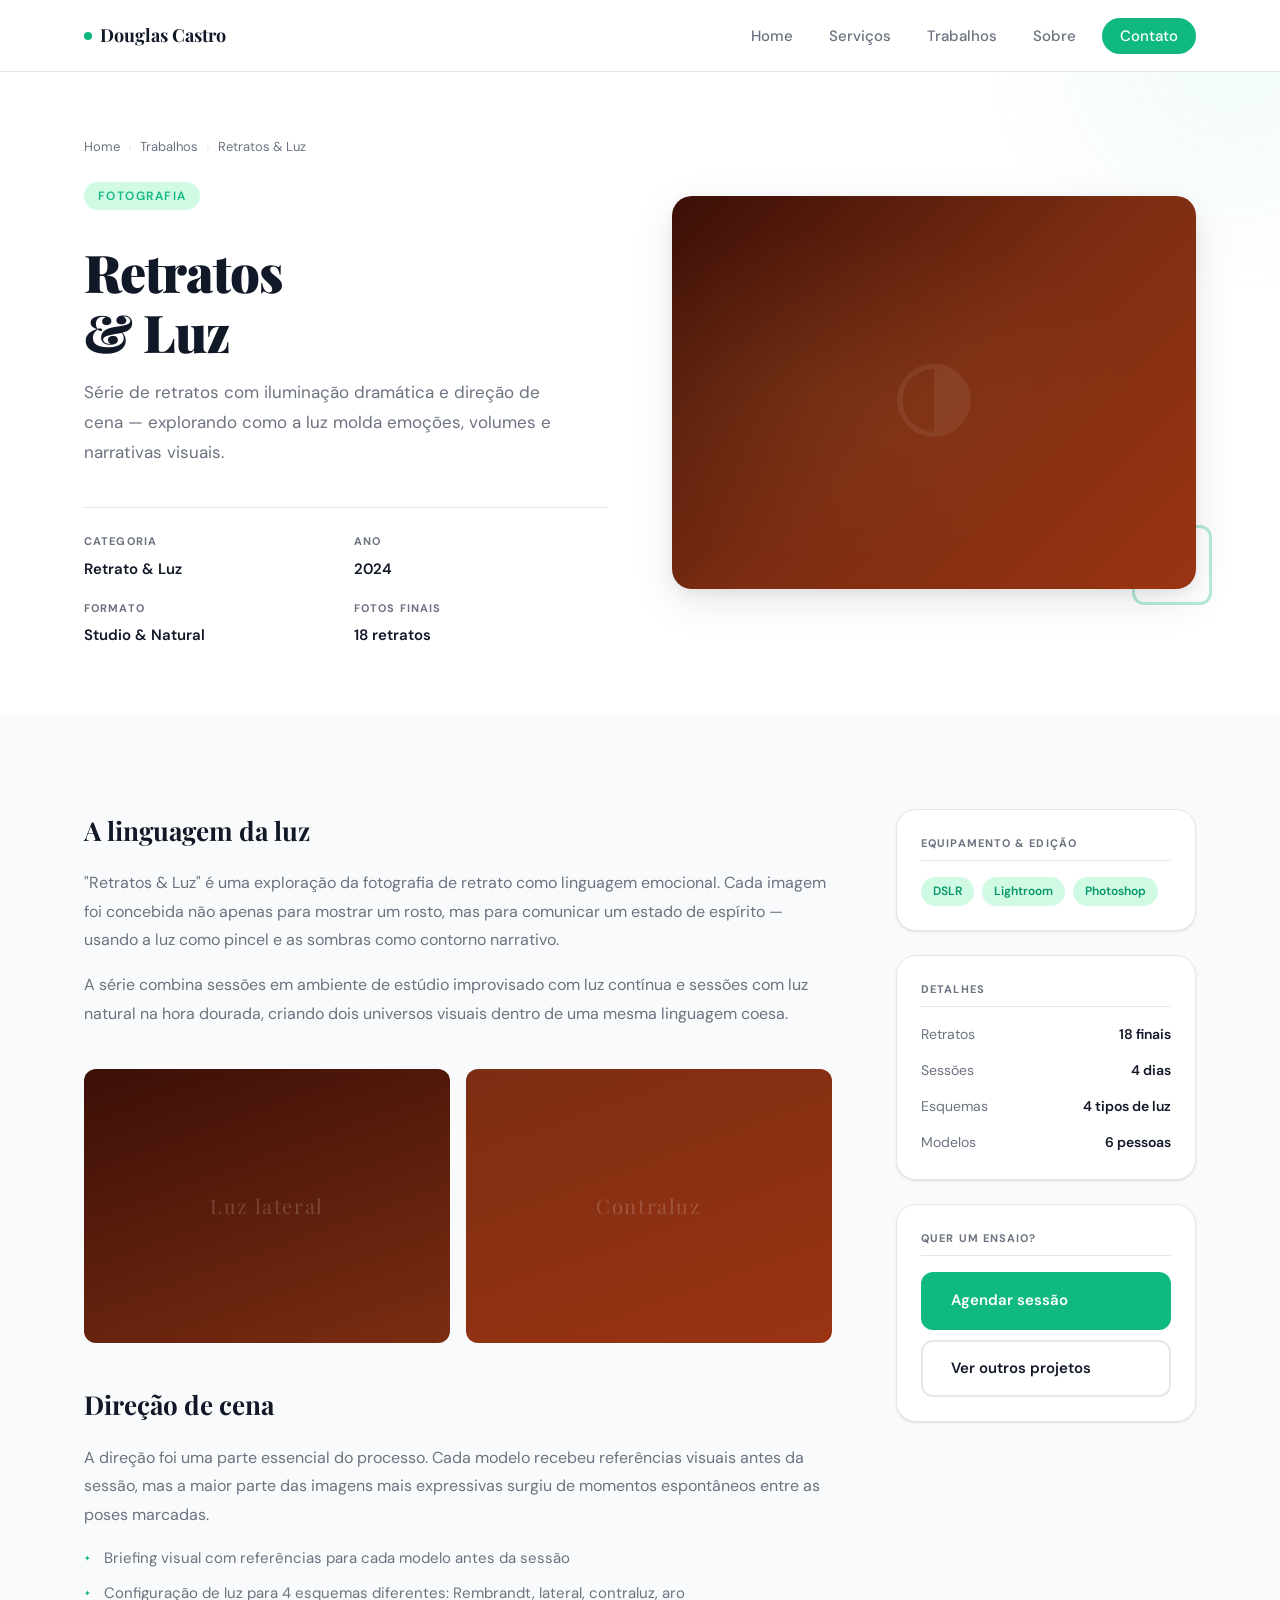
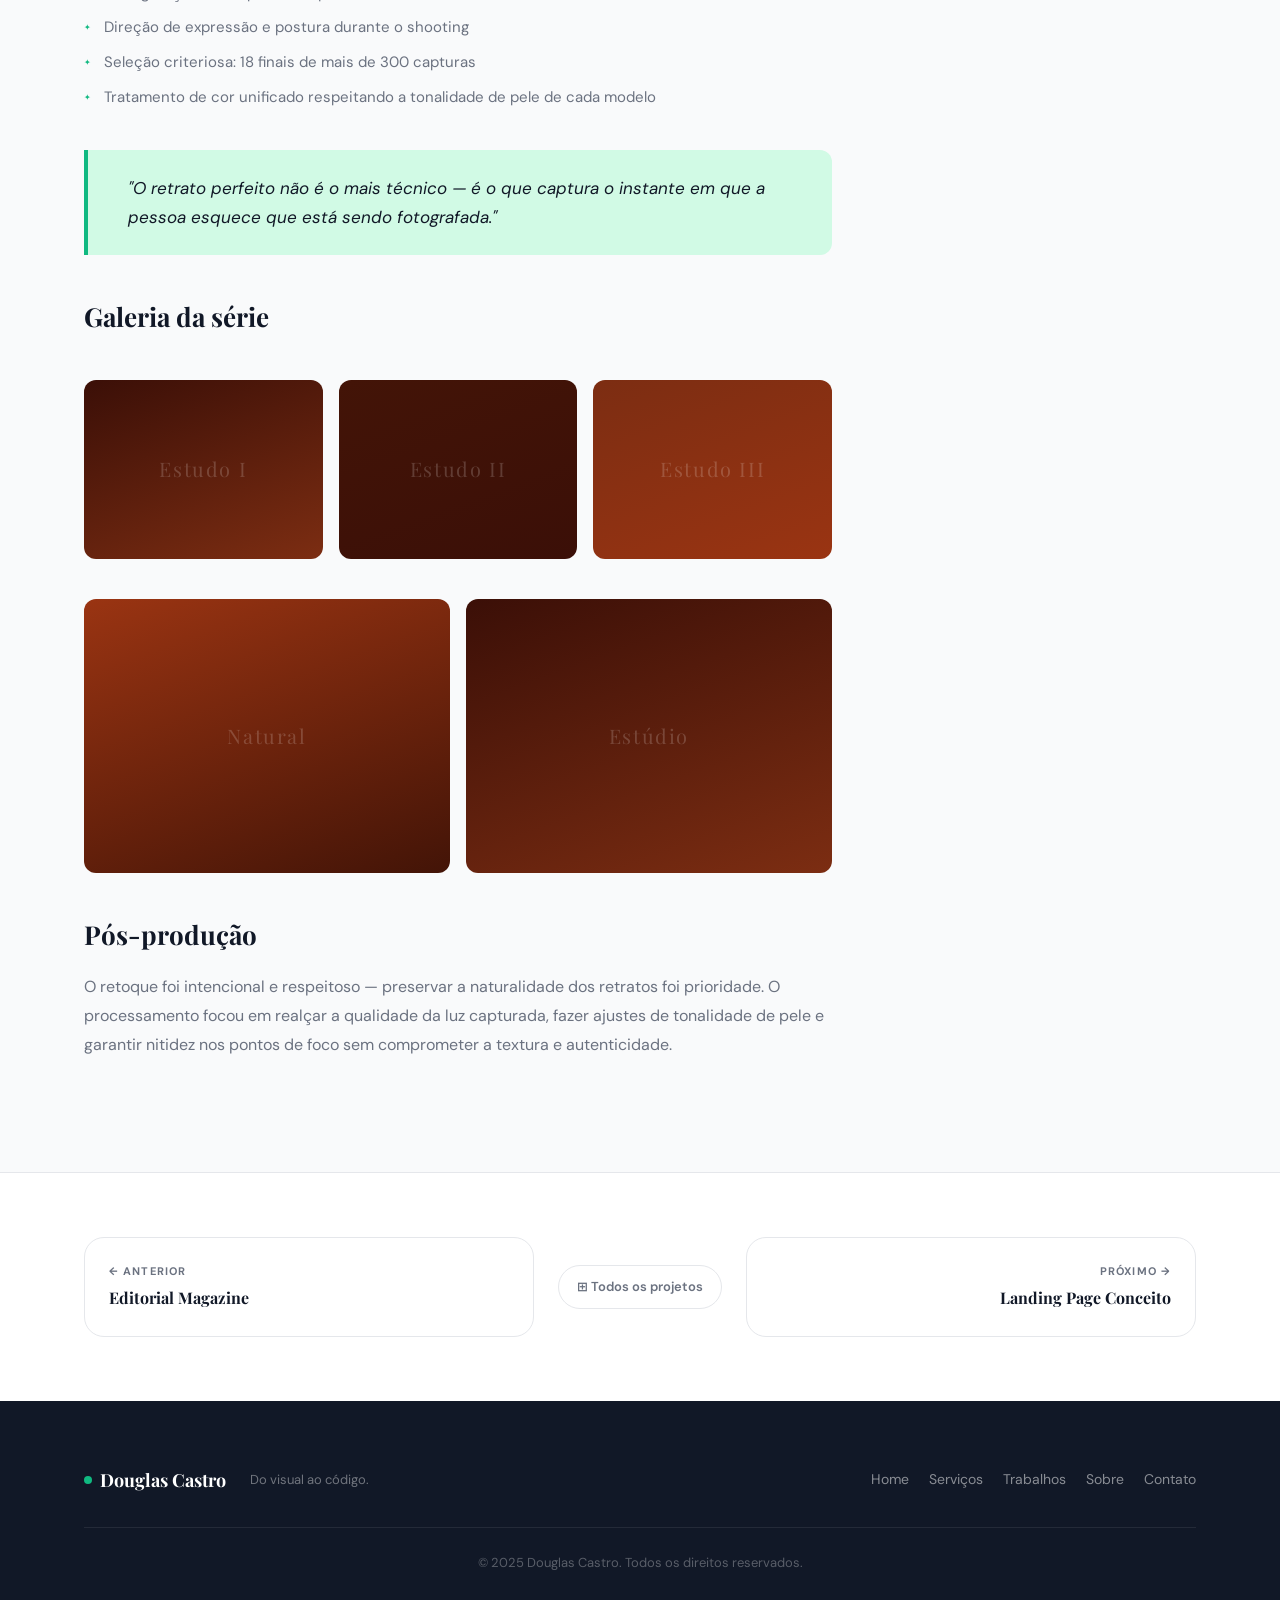
<file: projeto-retratos-luz.html>
<!DOCTYPE html>
<html lang="pt-BR">
<head>
  <meta charset="UTF-8" />
  <meta name="viewport" content="width=device-width, initial-scale=1.0" />
  <title>Retratos & Luz — Douglas Castro</title>
  <link rel="stylesheet" href="styles.css" />
  <link rel="stylesheet" href="project.css" />
  <link rel="preconnect" href="https://fonts.googleapis.com" />
  <link rel="preconnect" href="https://fonts.gstatic.com" crossorigin />
  <link href="https://fonts.googleapis.com/css2?family=Playfair+Display:wght@400;700;900&family=DM+Sans:wght@300;400;500;600&display=swap" rel="stylesheet" />
  <style>
    .cover-gradient {
      background: linear-gradient(135deg, #3b0f07 0%, #7c2d12 50%, #9a3412 100%);
    }
    .cover-gradient::before {
      content: '';
      position: absolute;
      inset: 0;
      background: radial-gradient(ellipse at 30% 50%, rgba(255,200,100,.06) 0%, transparent 60%);
    }
    .cover-gradient::after {
      content: '◑';
      position: absolute;
      inset: 0;
      display: flex;
      align-items: center;
      justify-content: center;
      font-size: 6rem;
      color: rgba(255,255,255,.07);
    }
    .img-g1 { background: linear-gradient(160deg, #3b0f07, #7c2d12); }
    .img-g2 { background: linear-gradient(160deg, #7c2d12, #9a3412); }
    .img-g3 { background: linear-gradient(160deg, #431407, #3b0f07); }
    .img-g4 { background: linear-gradient(160deg, #9a3412, #431407); }
    .img-label {
      position: absolute;
      inset: 0;
      display: flex;
      align-items: center;
      justify-content: center;
      font-family: var(--font-display);
      font-size: 1.25rem;
      color: rgba(255,255,255,.18);
      letter-spacing: 0.08em;
    }
  </style>
</head>
<body>

  <!-- HEADER -->
  <header class="header">
    <div class="container header__inner">
      <a href="index.html" class="header__logo">
        <span class="logo-dot"></span>Douglas Castro
      </a>
      <input type="checkbox" id="nav-toggle" class="nav-toggle" />
      <label for="nav-toggle" class="nav-burger" aria-label="Menu">
        <span></span><span></span><span></span>
      </label>
      <nav class="nav" aria-label="Navegação principal">
        <ul class="nav__list">
          <li><a href="index.html#home"      class="nav__link">Home</a></li>
          <li><a href="index.html#servicos"  class="nav__link">Serviços</a></li>
          <li><a href="index.html#trabalhos" class="nav__link">Trabalhos</a></li>
          <li><a href="index.html#sobre"     class="nav__link">Sobre</a></li>
          <li><a href="index.html#contato"   class="nav__link nav__link--cta">Contato</a></li>
        </ul>
      </nav>
    </div>
  </header>


  <!-- HERO DO PROJETO -->
  <section class="project-hero">
    <div class="container project-hero__inner">

      <div class="project-hero__text">
        <nav class="breadcrumb" aria-label="Breadcrumb">
          <a href="index.html">Home</a>
          <span class="breadcrumb__sep">›</span>
          <a href="index.html#trabalhos">Trabalhos</a>
          <span class="breadcrumb__sep">›</span>
          <span>Retratos & Luz</span>
        </nav>

        <div class="project-hero__meta">
          <span class="section__tag">Fotografia</span>
        </div>

        <h1 class="project-hero__title">Retratos<br />&amp; Luz</h1>

        <p class="project-hero__desc">
          Série de retratos com iluminação dramática e direção de cena —
          explorando como a luz molda emoções, volumes e narrativas visuais.
        </p>

        <div class="project-hero__info">
          <div class="project-info-item">
            <span class="project-info-item__label">Categoria</span>
            <span class="project-info-item__value">Retrato & Luz</span>
          </div>
          <div class="project-info-item">
            <span class="project-info-item__label">Ano</span>
            <span class="project-info-item__value">2024</span>
          </div>
          <div class="project-info-item">
            <span class="project-info-item__label">Formato</span>
            <span class="project-info-item__value">Studio & Natural</span>
          </div>
          <div class="project-info-item">
            <span class="project-info-item__label">Fotos finais</span>
            <span class="project-info-item__value">18 retratos</span>
          </div>
        </div>
      </div>

      <div class="project-hero__visual">
        <div class="project-hero__cover">
          <div class="project-hero__cover-bg cover-gradient"></div>
        </div>
        <div class="project-hero__decor"></div>
      </div>
    </div>
    <div class="project-hero__bg-circle" aria-hidden="true"></div>
  </section>


  <!-- CORPO DO PROJETO -->
  <section class="project-body">
    <div class="container project-body__inner">

      <article class="project-content">

        <h2>A linguagem da luz</h2>
        <p>
          "Retratos & Luz" é uma exploração da fotografia de retrato como linguagem
          emocional. Cada imagem foi concebida não apenas para mostrar um rosto,
          mas para comunicar um estado de espírito — usando a luz como pincel e
          as sombras como contorno narrativo.
        </p>
        <p>
          A série combina sessões em ambiente de estúdio improvisado com luz contínua
          e sessões com luz natural na hora dourada, criando dois universos visuais
          dentro de uma mesma linguagem coesa.
        </p>

        <div class="project-gallery project-gallery--2">
          <div class="project-gallery__item img-g1">
            <span class="img-label">Luz lateral</span>
          </div>
          <div class="project-gallery__item img-g2">
            <span class="img-label">Contraluz</span>
          </div>
        </div>

        <h2>Direção de cena</h2>
        <p>
          A direção foi uma parte essencial do processo. Cada modelo recebeu
          referências visuais antes da sessão, mas a maior parte das imagens
          mais expressivas surgiu de momentos espontâneos entre as poses marcadas.
        </p>

        <ul>
          <li>Briefing visual com referências para cada modelo antes da sessão</li>
          <li>Configuração de luz para 4 esquemas diferentes: Rembrandt, lateral, contraluz, aro</li>
          <li>Direção de expressão e postura durante o shooting</li>
          <li>Seleção criteriosa: 18 finais de mais de 300 capturas</li>
          <li>Tratamento de cor unificado respeitando a tonalidade de pele de cada modelo</li>
        </ul>

        <div class="project-highlight">
          <p>
            "O retrato perfeito não é o mais técnico — é o que captura
            o instante em que a pessoa esquece que está sendo fotografada."
          </p>
        </div>

        <h2>Galeria da série</h2>

        <div class="project-gallery project-gallery--3">
          <div class="project-gallery__item img-g1">
            <span class="img-label">Estudo I</span>
          </div>
          <div class="project-gallery__item img-g3">
            <span class="img-label">Estudo II</span>
          </div>
          <div class="project-gallery__item img-g2">
            <span class="img-label">Estudo III</span>
          </div>
        </div>

        <div class="project-gallery project-gallery--2">
          <div class="project-gallery__item img-g4">
            <span class="img-label">Natural</span>
          </div>
          <div class="project-gallery__item img-g1">
            <span class="img-label">Estúdio</span>
          </div>
        </div>

        <h2>Pós-produção</h2>
        <p>
          O retoque foi intencional e respeitoso — preservar a naturalidade
          dos retratos foi prioridade. O processamento focou em realçar a qualidade
          da luz capturada, fazer ajustes de tonalidade de pele e garantir
          nitidez nos pontos de foco sem comprometer a textura e autenticidade.
        </p>

      </article>

      <!-- Sidebar -->
      <aside class="project-sidebar">

        <div class="sidebar-card">
          <p class="sidebar-card__title">Equipamento & Edição</p>
          <div class="sidebar-tags">
            <span class="sidebar-tag">DSLR</span>
            <span class="sidebar-tag">Lightroom</span>
            <span class="sidebar-tag">Photoshop</span>
          </div>
        </div>

        <div class="sidebar-card">
          <p class="sidebar-card__title">Detalhes</p>
          <ul class="sidebar-list">
            <li class="sidebar-list__item">
              <span class="sidebar-list__key">Retratos</span>
              <span class="sidebar-list__val">18 finais</span>
            </li>
            <li class="sidebar-list__item">
              <span class="sidebar-list__key">Sessões</span>
              <span class="sidebar-list__val">4 dias</span>
            </li>
            <li class="sidebar-list__item">
              <span class="sidebar-list__key">Esquemas</span>
              <span class="sidebar-list__val">4 tipos de luz</span>
            </li>
            <li class="sidebar-list__item">
              <span class="sidebar-list__key">Modelos</span>
              <span class="sidebar-list__val">6 pessoas</span>
            </li>
          </ul>
        </div>

        <div class="sidebar-card">
          <p class="sidebar-card__title">Quer um ensaio?</p>
          <div class="sidebar-cta">
            <a href="index.html#contato" class="btn btn--primary">Agendar sessão</a>
            <a href="index.html#trabalhos" class="btn btn--ghost">Ver outros projetos</a>
          </div>
        </div>

      </aside>
    </div>
  </section>


  <!-- NAVEGAÇÃO ENTRE PROJETOS -->
  <nav class="project-nav" aria-label="Navegação entre projetos">
    <div class="container project-nav__inner">
      <a href="projeto-editorial-magazine.html" class="project-nav__link project-nav__link--prev">
        <span class="project-nav__label">← Anterior</span>
        <span class="project-nav__name">Editorial Magazine</span>
      </a>
      <div class="project-nav__center">
        <a href="index.html#trabalhos" class="project-nav__all">⊞ Todos os projetos</a>
      </div>
      <a href="projeto-landing-page.html" class="project-nav__link project-nav__link--next">
        <span class="project-nav__label">Próximo →</span>
        <span class="project-nav__name">Landing Page Conceito</span>
      </a>
    </div>
  </nav>


  <!-- FOOTER -->
  <footer class="footer">
    <div class="container footer__inner">
      <div class="footer__brand">
        <span class="logo-dot"></span>Douglas Castro
        <p class="footer__tagline">Do visual ao código.</p>
      </div>
      <nav class="footer__nav" aria-label="Rodapé">
        <a href="index.html#home">Home</a>
        <a href="index.html#servicos">Serviços</a>
        <a href="index.html#trabalhos">Trabalhos</a>
        <a href="index.html#sobre">Sobre</a>
        <a href="index.html#contato">Contato</a>
      </nav>
      <p class="footer__copy">© 2025 Douglas Castro. Todos os direitos reservados.</p>
    </div>
  </footer>

</body>
</html>
</file>
<file: styles.css>
/* ============================================================
   DOUGLAS CASTRO — PORTFÓLIO
   styles.css  |  Minimalista, moderno, criativo
   ============================================================ */


/* ============================================================
   1. VARIÁVEIS & RESET
   ============================================================ */

:root {
  /* Cores */
  --clr-white:    #FFFFFF;
  --clr-bg:       #F9FAFB;
  --clr-surface:  #FFFFFF;
  --clr-border:   #E5E7EB;
  --clr-text:     #374151;
  --clr-muted:    #6B7280;
  --clr-heading:  #111827;

  --clr-green:    #10B981;
  --clr-green-lt: #D1FAE5;
  --clr-green-dk: #059669;

  --clr-blue:     #2563EB;
  --clr-blue-lt:  #DBEAFE;
  --clr-blue-dk:  #1D4ED8;

  /* Tipografia */
  --font-display: 'Playfair Display', Georgia, serif;
  --font-body:    'DM Sans', system-ui, sans-serif;

  /* Espaçamentos */
  --space-xs:  0.5rem;
  --space-sm:  1rem;
  --space-md:  1.5rem;
  --space-lg:  2.5rem;
  --space-xl:  4rem;
  --space-2xl: 6rem;

  /* Bordas */
  --radius-sm: 6px;
  --radius-md: 12px;
  --radius-lg: 20px;
  --radius-full: 9999px;

  /* Sombras */
  --shadow-sm: 0 1px 3px rgba(0,0,0,.07), 0 1px 2px rgba(0,0,0,.05);
  --shadow-md: 0 4px 16px rgba(0,0,0,.08), 0 2px 6px rgba(0,0,0,.05);
  --shadow-lg: 0 12px 40px rgba(0,0,0,.10), 0 4px 12px rgba(0,0,0,.06);

  /* Transições */
  --transition: 0.25s cubic-bezier(0.4, 0, 0.2, 1);
  --transition-slow: 0.4s cubic-bezier(0.4, 0, 0.2, 1);

  /* Header */
  --header-h: 72px;
}

/* Reset */
*, *::before, *::after {
  box-sizing: border-box;
  margin: 0;
  padding: 0;
}

html {
  scroll-behavior: smooth;
  font-size: 16px;
  -webkit-text-size-adjust: 100%;
}

body {
  font-family: var(--font-body);
  font-size: 1rem;
  line-height: 1.7;
  color: var(--clr-text);
  background-color: var(--clr-bg);
  overflow-x: hidden;
}

img, svg { display: block; max-width: 100%; }
a { color: inherit; text-decoration: none; }
ul, ol { list-style: none; }
button, input, textarea { font-family: inherit; }
strong { font-weight: 600; }


/* ============================================================
   2. UTILITÁRIOS GLOBAIS
   ============================================================ */

.container {
  width: 100%;
  max-width: 1160px;
  margin-inline: auto;
  padding-inline: 1.5rem;
}

.section {
  padding-block: var(--space-2xl);
}

/* Cabeçalho de seção reutilizável */
.section__header {
  text-align: center;
  max-width: 600px;
  margin-inline: auto;
  margin-bottom: var(--space-xl);
}

.section__tag {
  display: inline-block;
  font-size: 0.75rem;
  font-weight: 600;
  letter-spacing: 0.12em;
  text-transform: uppercase;
  color: var(--clr-green);
  background: var(--clr-green-lt);
  padding: 4px 14px;
  border-radius: var(--radius-full);
  margin-bottom: var(--space-sm);
}

.section__title {
  font-family: var(--font-display);
  font-size: clamp(2rem, 4vw, 2.75rem);
  font-weight: 700;
  color: var(--clr-heading);
  line-height: 1.2;
  margin-bottom: var(--space-sm);
}

.section__subtitle {
  color: var(--clr-muted);
  font-size: 1.0625rem;
  line-height: 1.75;
}


/* ============================================================
   3. BOTÕES
   ============================================================ */

.btn {
  display: inline-flex;
  align-items: center;
  gap: 8px;
  padding: 14px 28px;
  border-radius: var(--radius-md);
  font-size: 0.9375rem;
  font-weight: 600;
  cursor: pointer;
  border: 2px solid transparent;
  transition: transform var(--transition), box-shadow var(--transition),
              background var(--transition), color var(--transition),
              border-color var(--transition);
}

.btn:hover { transform: translateY(-2px); }
.btn:active { transform: translateY(0); }

.btn--primary {
  background: var(--clr-green);
  color: var(--clr-white);
}
.btn--primary:hover {
  background: var(--clr-green-dk);
  box-shadow: 0 6px 20px rgba(16,185,129,.35);
}

.btn--ghost {
  background: transparent;
  color: var(--clr-heading);
  border-color: var(--clr-border);
}
.btn--ghost:hover {
  border-color: var(--clr-heading);
  box-shadow: var(--shadow-sm);
}

.btn--full { width: 100%; justify-content: center; }

.btn svg {
  width: 18px;
  height: 18px;
  flex-shrink: 0;
}


/* ============================================================
   4. HEADER
   ============================================================ */

.header {
  position: fixed;
  top: 0;
  left: 0;
  right: 0;
  height: var(--header-h);
  background: rgba(255,255,255,.92);
  backdrop-filter: blur(12px);
  -webkit-backdrop-filter: blur(12px);
  border-bottom: 1px solid var(--clr-border);
  z-index: 1000;
}

.header__inner {
  display: flex;
  align-items: center;
  justify-content: space-between;
  height: 100%;
}

/* Logo */
.header__logo {
  display: flex;
  align-items: center;
  gap: 8px;
  font-family: var(--font-display);
  font-size: 1.125rem;
  font-weight: 700;
  color: var(--clr-heading);
  transition: color var(--transition);
}
.header__logo:hover { color: var(--clr-green); }

.logo-dot {
  width: 8px;
  height: 8px;
  border-radius: 50%;
  background: var(--clr-green);
  flex-shrink: 0;
}

/* Nav */
.nav__list {
  display: flex;
  align-items: center;
  gap: var(--space-sm);
}

.nav__link {
  font-size: 0.9375rem;
  font-weight: 500;
  color: var(--clr-muted);
  padding: 6px 10px;
  border-radius: var(--radius-sm);
  transition: color var(--transition), background var(--transition);
  position: relative;
}

.nav__link::after {
  content: '';
  position: absolute;
  bottom: 0;
  left: 10px;
  right: 10px;
  height: 2px;
  background: var(--clr-green);
  transform: scaleX(0);
  transition: transform var(--transition);
  border-radius: 1px;
}

.nav__link:hover { color: var(--clr-heading); }
.nav__link:hover::after { transform: scaleX(1); }

.nav__link--cta {
  background: var(--clr-green);
  color: var(--clr-white) !important;
  padding: 8px 18px;
  border-radius: var(--radius-full);
}
.nav__link--cta::after { display: none; }
.nav__link--cta:hover {
  background: var(--clr-green-dk);
  box-shadow: 0 4px 14px rgba(16,185,129,.3);
}

/* Menu mobile — checkbox hack */
.nav-toggle { display: none; }
.nav-burger  { display: none; }


/* ============================================================
   5. HERO
   ============================================================ */

.hero {
  padding-top: calc(var(--header-h) + 5rem);
  padding-bottom: 5rem;
  position: relative;
  overflow: hidden;
  background: var(--clr-white);
}

.hero__inner {
  position: relative;
  z-index: 2;
  text-align: center;
}

/* Badge */
.hero__badge {
  display: inline-flex;
  align-items: center;
  gap: 6px;
  font-size: 0.8125rem;
  font-weight: 600;
  color: var(--clr-green-dk);
  background: var(--clr-green-lt);
  border: 1px solid #6EE7B7;
  padding: 6px 16px;
  border-radius: var(--radius-full);
  margin-bottom: var(--space-md);
  animation: fadeInDown 0.6s ease both;
}

/* Headline */
.hero__title {
  font-family: var(--font-display);
  font-size: clamp(2.5rem, 6vw, 4.5rem);
  font-weight: 900;
  color: var(--clr-heading);
  line-height: 1.1;
  letter-spacing: -0.02em;
  margin-bottom: var(--space-md);
  animation: fadeInUp 0.7s ease 0.1s both;
}

.hero__title em {
  font-style: italic;
  color: var(--clr-green);
  position: relative;
}

/* Underline decorativo no em */
.hero__title em::after {
  content: '';
  position: absolute;
  bottom: 2px;
  left: 0;
  right: 0;
  height: 3px;
  background: linear-gradient(90deg, var(--clr-green), var(--clr-blue));
  border-radius: 2px;
  opacity: 0.4;
}

/* Subtítulo */
.hero__subtitle {
  font-size: clamp(1.0625rem, 2.5vw, 1.25rem);
  color: var(--clr-muted);
  max-width: 520px;
  margin-inline: auto;
  margin-bottom: var(--space-lg);
  animation: fadeInUp 0.7s ease 0.2s both;
}

/* Botões */
.hero__actions {
  display: flex;
  align-items: center;
  justify-content: center;
  flex-wrap: wrap;
  gap: var(--space-sm);
  margin-bottom: var(--space-xl);
  animation: fadeInUp 0.7s ease 0.3s both;
}

/* Stats */
.hero__stats {
  display: flex;
  align-items: center;
  justify-content: center;
  flex-wrap: wrap;
  gap: var(--space-lg);
  animation: fadeInUp 0.7s ease 0.4s both;
}

.stat {
  text-align: center;
}

.stat__number {
  display: block;
  font-family: var(--font-display);
  font-size: 2rem;
  font-weight: 700;
  color: var(--clr-heading);
  line-height: 1;
  margin-bottom: 4px;
}

.stat__label {
  font-size: 0.8125rem;
  color: var(--clr-muted);
  font-weight: 500;
}

.stat__divider {
  width: 1px;
  height: 40px;
  background: var(--clr-border);
}

/* Elementos de fundo */
.hero__bg-circle {
  position: absolute;
  top: -180px;
  right: -180px;
  width: 560px;
  height: 560px;
  border-radius: 50%;
  background: radial-gradient(circle, rgba(16,185,129,.08) 0%, transparent 70%);
  pointer-events: none;
  z-index: 1;
}

.hero__bg-dot-grid {
  position: absolute;
  bottom: 0;
  left: 0;
  right: 0;
  height: 200px;
  background-image: radial-gradient(circle, var(--clr-border) 1px, transparent 1px);
  background-size: 28px 28px;
  opacity: 0.6;
  pointer-events: none;
  z-index: 1;
  mask-image: linear-gradient(to top, rgba(0,0,0,0.15), transparent);
  -webkit-mask-image: linear-gradient(to top, rgba(0,0,0,0.15), transparent);
}

/* Utilitário break */
.break-md { display: none; }


/* ============================================================
   6. SERVIÇOS — cards
   ============================================================ */

.services {
  background: var(--clr-bg);
}

.services__grid {
  display: grid;
  grid-template-columns: repeat(auto-fit, minmax(240px, 1fr));
  gap: var(--space-md);
}

/* Card base */
.card--service {
  background: var(--clr-surface);
  border: 1px solid var(--clr-border);
  border-radius: var(--radius-lg);
  padding: var(--space-lg);
  position: relative;
  transition: transform var(--transition), box-shadow var(--transition),
              border-color var(--transition);
}

.card--service:hover {
  transform: translateY(-4px);
  box-shadow: var(--shadow-lg);
  border-color: var(--clr-green-lt);
}

.card__badge {
  position: absolute;
  top: 20px;
  right: 20px;
  font-size: 0.6875rem;
  font-weight: 700;
  text-transform: uppercase;
  letter-spacing: 0.08em;
  color: var(--clr-blue);
  background: var(--clr-blue-lt);
  padding: 3px 10px;
  border-radius: var(--radius-full);
}

.card__icon {
  width: 52px;
  height: 52px;
  background: var(--clr-green-lt);
  border-radius: var(--radius-md);
  display: flex;
  align-items: center;
  justify-content: center;
  margin-bottom: var(--space-md);
  color: var(--clr-green-dk);
  transition: background var(--transition), color var(--transition);
}

.card__icon svg {
  width: 26px;
  height: 26px;
}

.card--service:hover .card__icon {
  background: var(--clr-green);
  color: var(--clr-white);
}

.card--new .card__icon {
  background: var(--clr-blue-lt);
  color: var(--clr-blue);
}

.card--new:hover .card__icon {
  background: var(--clr-blue);
  color: var(--clr-white);
}

.card__title {
  font-family: var(--font-display);
  font-size: 1.25rem;
  font-weight: 700;
  color: var(--clr-heading);
  margin-bottom: var(--space-xs);
}

.card__desc {
  font-size: 0.9375rem;
  color: var(--clr-muted);
  line-height: 1.65;
  margin-bottom: var(--space-sm);
}

.card__tags {
  display: flex;
  flex-wrap: wrap;
  gap: 6px;
}

.card__tags li {
  font-size: 0.75rem;
  font-weight: 600;
  color: var(--clr-muted);
  background: var(--clr-bg);
  border: 1px solid var(--clr-border);
  padding: 3px 10px;
  border-radius: var(--radius-full);
  transition: color var(--transition), border-color var(--transition);
}

.card--service:hover .card__tags li {
  color: var(--clr-green-dk);
  border-color: var(--clr-green-lt);
}


/* ============================================================
   7. PORTFÓLIO — grid
   ============================================================ */

.portfolio {
  background: var(--clr-white);
}

.portfolio__grid {
  display: grid;
  grid-template-columns: repeat(3, 1fr);
  grid-template-rows: auto;
  gap: 16px;
}

/* Fazer primeiro e quarto item maiores */
.portfolio-item:nth-child(1) { grid-column: span 2; }
.portfolio-item:nth-child(4) { grid-column: span 2; }

.portfolio-item {
  border-radius: var(--radius-lg);
  overflow: hidden;
  cursor: pointer;
}

.portfolio-item__img {
  position: relative;
  height: 300px;
  overflow: hidden;
  background-size: cover;
  background-position: center;
  transition: transform var(--transition-slow);
}

/* Placeholders com gradientes distintos por categoria */
.portfolio-item__img--1 {
  background: linear-gradient(135deg, #1a1a2e 0%, #16213e 50%, #0f3460 100%);
}
.portfolio-item__img--2 {
  background: linear-gradient(135deg, #2d2d2d 0%, #3a3a3a 50%, #4a4a4a 100%);
}
.portfolio-item__img--3 {
  background: linear-gradient(135deg, #064e3b 0%, #065f46 50%, #047857 100%);
}
.portfolio-item__img--4 {
  background: linear-gradient(135deg, #1e1b4b 0%, #312e81 50%, #3730a3 100%);
}
.portfolio-item__img--5 {
  background: linear-gradient(135deg, #431407 0%, #7c2d12 50%, #9a3412 100%);
}
.portfolio-item__img--6 {
  background: linear-gradient(135deg, #14532d 0%, #15803d 50%, #16a34a 100%);
}

/* Adicionar textura sutil de grade nos placeholders */
.portfolio-item__img::before {
  content: '';
  position: absolute;
  inset: 0;
  background-image:
    linear-gradient(rgba(255,255,255,.04) 1px, transparent 1px),
    linear-gradient(90deg, rgba(255,255,255,.04) 1px, transparent 1px);
  background-size: 30px 30px;
  z-index: 1;
}

.portfolio-item:hover .portfolio-item__img {
  transform: scale(1.04);
}

/* Overlay no hover */
.portfolio-item__overlay {
  position: absolute;
  inset: 0;
  background: linear-gradient(
    to top,
    rgba(0,0,0,.85) 0%,
    rgba(0,0,0,.5) 50%,
    transparent 100%
  );
  display: flex;
  flex-direction: column;
  justify-content: flex-end;
  padding: var(--space-md);
  opacity: 0;
  transform: translateY(8px);
  transition: opacity var(--transition), transform var(--transition);
  z-index: 2;
}

.portfolio-item:hover .portfolio-item__overlay,
.portfolio-item:focus  .portfolio-item__overlay {
  opacity: 1;
  transform: translateY(0);
}

.portfolio-item__cat {
  font-size: 0.6875rem;
  font-weight: 700;
  letter-spacing: 0.1em;
  text-transform: uppercase;
  color: var(--clr-green);
  background: rgba(16,185,129,.15);
  border: 1px solid rgba(16,185,129,.3);
  padding: 3px 10px;
  border-radius: var(--radius-full);
  align-self: flex-start;
  margin-bottom: 8px;
}

.portfolio-item__name {
  font-family: var(--font-display);
  font-size: 1.125rem;
  font-weight: 700;
  color: var(--clr-white);
  margin-bottom: 4px;
}

.portfolio-item__desc {
  font-size: 0.875rem;
  color: rgba(255,255,255,.7);
  line-height: 1.5;
}

/* Placeholder decorativo visível sem hover */
.portfolio-item__img--1::after,
.portfolio-item__img--2::after,
.portfolio-item__img--3::after,
.portfolio-item__img--4::after,
.portfolio-item__img--5::after,
.portfolio-item__img--6::after {
  content: '✦';
  position: absolute;
  inset: 0;
  display: flex;
  align-items: center;
  justify-content: center;
  font-size: 2.5rem;
  color: rgba(255,255,255,.12);
  z-index: 1;
  transition: opacity var(--transition);
}

.portfolio-item:hover .portfolio-item__img--1::after,
.portfolio-item:hover .portfolio-item__img--2::after,
.portfolio-item:hover .portfolio-item__img--3::after,
.portfolio-item:hover .portfolio-item__img--4::after,
.portfolio-item:hover .portfolio-item__img--5::after,
.portfolio-item:hover .portfolio-item__img--6::after {
  opacity: 0;
}


/* ============================================================
   8. SOBRE
   ============================================================ */

.about {
  background: var(--clr-bg);
}

.about__inner {
  display: grid;
  grid-template-columns: 360px 1fr;
  gap: var(--space-xl);
  align-items: center;
}

/* Visual */
.about__visual {
  position: relative;
}

.about__photo-frame {
  width: 100%;
  aspect-ratio: 4 / 5;
  border-radius: var(--radius-lg);
  overflow: hidden;
  background: linear-gradient(135deg, #1f2937, #374151);
  display: flex;
  align-items: center;
  justify-content: center;
  position: relative;
  box-shadow: var(--shadow-lg);
}

/* Grid decorativo no frame */
.about__photo-frame::before {
  content: '';
  position: absolute;
  inset: 0;
  background-image:
    linear-gradient(rgba(255,255,255,.04) 1px, transparent 1px),
    linear-gradient(90deg, rgba(255,255,255,.04) 1px, transparent 1px);
  background-size: 24px 24px;
}

.about__photo-placeholder {
  font-family: var(--font-display);
  font-size: 3.5rem;
  font-weight: 900;
  color: rgba(255,255,255,.15);
  z-index: 1;
  position: relative;
}

.about__accent-line {
  position: absolute;
  bottom: -20px;
  left: -20px;
  width: 120px;
  height: 120px;
  border: 3px solid var(--clr-green);
  border-radius: var(--radius-md);
  z-index: -1;
  opacity: 0.4;
}

.about__photo {
  width: 100%;
  height: 100%;
  object-fit: cover; /* mantém proporção e preenche */
  border-radius: 8px; /* opcional */
}

/* Conteúdo */
.about__content .section__tag { margin-bottom: var(--space-xs); }

.about__text {
  color: var(--clr-muted);
  font-size: 1rem;
  line-height: 1.75;
  margin-bottom: var(--space-sm);
}

.about__text strong { color: var(--clr-heading); }

/* Timeline */
.timeline {
  margin-top: var(--space-lg);
  display: flex;
  flex-direction: column;
  gap: var(--space-sm);
  border-left: 2px solid var(--clr-border);
  padding-left: var(--space-md);
}

.timeline__item {
  display: flex;
  align-items: flex-start;
  gap: 12px;
  position: relative;
}

.timeline__dot {
  position: absolute;
  left: calc(-1 * var(--space-md) - 5px);
  top: 6px;
  width: 8px;
  height: 8px;
  border-radius: 50%;
  background: var(--clr-border);
  border: 2px solid var(--clr-bg);
  flex-shrink: 0;
}

.timeline__dot--active {
  background: var(--clr-green);
  box-shadow: 0 0 0 3px rgba(16,185,129,.2);
}

.timeline__item strong {
  display: block;
  font-size: 0.9375rem;
  color: var(--clr-heading);
  margin-bottom: 2px;
}

.timeline__item p {
  font-size: 0.875rem;
  color: var(--clr-muted);
}


/* ============================================================
   9. CONTATO
   ============================================================ */

.contact {
  background: var(--clr-white);
}

.contact__inner {
  display: grid;
  grid-template-columns: 1fr 1.2fr;
  gap: var(--space-xl);
  align-items: start;
}

.contact__info .section__tag { margin-bottom: var(--space-xs); }
.contact__info .section__title { margin-bottom: var(--space-sm); }

.contact__text {
  color: var(--clr-muted);
  font-size: 1rem;
  line-height: 1.75;
  margin-bottom: var(--space-lg);
}

/* Detalhes de contato */
.contact__details {
  display: flex;
  flex-direction: column;
  gap: 14px;
  margin-bottom: var(--space-lg);
}

.contact__detail {
  display: flex;
  align-items: center;
  gap: 12px;
  font-size: 0.9375rem;
  color: var(--clr-muted);
}

.contact__detail-icon {
  width: 38px;
  height: 38px;
  background: var(--clr-green-lt);
  border-radius: var(--radius-md);
  display: flex;
  align-items: center;
  justify-content: center;
  color: var(--clr-green-dk);
  flex-shrink: 0;
}

.contact__detail-icon svg {
  width: 18px;
  height: 18px;
}

.contact__link {
  color: var(--clr-blue);
  transition: color var(--transition);
}
.contact__link:hover { color: var(--clr-blue-dk); }

/* Redes sociais */
.contact__socials {
  display: flex;
  flex-wrap: wrap;
  gap: 10px;
}

.social-link {
  display: inline-flex;
  align-items: center;
  gap: 8px;
  font-size: 0.875rem;
  font-weight: 600;
  color: var(--clr-muted);
  background: var(--clr-bg);
  border: 1px solid var(--clr-border);
  padding: 8px 16px;
  border-radius: var(--radius-full);
  transition: color var(--transition), border-color var(--transition),
              box-shadow var(--transition), transform var(--transition);
}

.social-link svg {
  width: 16px;
  height: 16px;
}

.social-link:hover {
  color: var(--clr-heading);
  border-color: var(--clr-heading);
  transform: translateY(-2px);
  box-shadow: var(--shadow-sm);
}

/* Formulário */
.contact__form-wrap {
  background: var(--clr-bg);
  border: 1px solid var(--clr-border);
  border-radius: var(--radius-lg);
  padding: var(--space-lg);
  box-shadow: var(--shadow-md);
}

.contact-form {
  display: flex;
  flex-direction: column;
  gap: var(--space-md);
}

.form-group {
  display: flex;
  flex-direction: column;
  gap: 6px;
}

.form-label {
  font-size: 0.875rem;
  font-weight: 600;
  color: var(--clr-heading);
}

.form-input,
.form-textarea {
  padding: 12px 16px;
  background: var(--clr-white);
  border: 1.5px solid var(--clr-border);
  border-radius: var(--radius-md);
  font-size: 0.9375rem;
  color: var(--clr-text);
  outline: none;
  transition: border-color var(--transition), box-shadow var(--transition);
  resize: none;
}

.form-input::placeholder,
.form-textarea::placeholder {
  color: #9CA3AF;
}

.form-input:focus,
.form-textarea:focus {
  border-color: var(--clr-green);
  box-shadow: 0 0 0 3px rgba(16,185,129,.15);
}

.form-textarea { min-height: 140px; }


/* ============================================================
   10. FOOTER
   ============================================================ */

.footer {
  background: var(--clr-heading);
  color: rgba(255,255,255,.6);
  padding-block: var(--space-xl);
}

.footer__inner {
  display: flex;
  flex-wrap: wrap;
  align-items: center;
  justify-content: space-between;
  gap: var(--space-md);
}

/* Marca */
.footer__brand {
  display: flex;
  align-items: center;
  gap: 8px;
  font-family: var(--font-display);
  font-size: 1.125rem;
  font-weight: 700;
  color: var(--clr-white);
}

.footer__brand .logo-dot { background: var(--clr-green); }

.footer__tagline {
  font-family: var(--font-body);
  font-size: 0.8125rem;
  font-weight: 400;
  color: rgba(255,255,255,.4);
  margin-left: 16px;
}

/* Nav footer */
.footer__nav {
  display: flex;
  flex-wrap: wrap;
  gap: 6px 20px;
}

.footer__nav a {
  font-size: 0.875rem;
  color: rgba(255,255,255,.5);
  transition: color var(--transition);
}

.footer__nav a:hover { color: var(--clr-white); }

/* Copyright */
.footer__copy {
  width: 100%;
  text-align: center;
  font-size: 0.8125rem;
  color: rgba(255,255,255,.3);
  padding-top: var(--space-md);
  border-top: 1px solid rgba(255,255,255,.08);
  margin-top: var(--space-xs);
}


/* ============================================================
   11. ANIMAÇÕES
   ============================================================ */

@keyframes fadeInDown {
  from { opacity: 0; transform: translateY(-12px); }
  to   { opacity: 1; transform: translateY(0); }
}

@keyframes fadeInUp {
  from { opacity: 0; transform: translateY(16px); }
  to   { opacity: 1; transform: translateY(0); }
}


/* ============================================================
   12. RESPONSIVIDADE
   ============================================================ */

/* ---- Tablet (≤ 900px) ---------------------------------------- */
@media (max-width: 900px) {

  .portfolio__grid {
    grid-template-columns: repeat(2, 1fr);
  }

  .portfolio-item:nth-child(1),
  .portfolio-item:nth-child(4) {
    grid-column: span 1;
  }

  .about__inner {
    grid-template-columns: 1fr;
  }

  .about__visual {
    max-width: 340px;
    margin-inline: auto;
  }

  .contact__inner {
    grid-template-columns: 1fr;
  }

  .contact__info {
    text-align: center;
  }

  .contact__detail { justify-content: center; }
  .contact__socials { justify-content: center; }
}

/* ---- Mobile (≤ 640px) ---------------------------------------- */
@media (max-width: 640px) {

  :root {
    --space-xl:  3rem;
    --space-2xl: 4rem;
  }

  /* Nav mobile — hamburger */
  .nav-burger {
    display: flex;
    flex-direction: column;
    gap: 5px;
    cursor: pointer;
    padding: 8px;
    z-index: 1100;
  }

  .nav-burger span {
    display: block;
    width: 24px;
    height: 2px;
    background: var(--clr-heading);
    border-radius: 2px;
    transition: transform var(--transition), opacity var(--transition);
  }

  /* Estado aberto */
  .nav-toggle:checked ~ .nav-burger span:nth-child(1) {
    transform: translateY(7px) rotate(45deg);
  }
  .nav-toggle:checked ~ .nav-burger span:nth-child(2) {
    opacity: 0;
  }
  .nav-toggle:checked ~ .nav-burger span:nth-child(3) {
    transform: translateY(-7px) rotate(-45deg);
  }

  .nav {
    position: fixed;
    inset: 0;
    background: rgba(255,255,255,.97);
    backdrop-filter: blur(12px);
    display: flex;
    align-items: center;
    justify-content: center;
    z-index: 1050;
    opacity: 0;
    pointer-events: none;
    transition: opacity var(--transition);
  }

  .nav-toggle:checked ~ .nav {
    opacity: 1;
    pointer-events: auto;
  }

  .nav__list {
    flex-direction: column;
    gap: var(--space-md);
    text-align: center;
  }

  .nav__link {
    font-size: 1.5rem;
    font-family: var(--font-display);
    font-weight: 700;
    color: var(--clr-heading);
  }

  .nav__link--cta {
    padding: 12px 32px;
    font-size: 1rem;
  }

  /* Hero */
  .hero__actions {
    flex-direction: column;
    align-items: center;
  }

  .hero__actions .btn {
    width: 100%;
    max-width: 320px;
    justify-content: center;
  }

  .stat__divider { display: none; }
  .hero__stats   { gap: var(--space-md); }

  /* Portfólio */
  .portfolio__grid {
    grid-template-columns: 1fr;
  }

  .portfolio-item__img { height: 220px; }

  /* Footer */
  .footer__inner {
    flex-direction: column;
    text-align: center;
  }

  .footer__brand {
    flex-direction: column;
    gap: 4px;
  }

  .footer__brand .footer__tagline { margin-left: 0; }

  .footer__nav { justify-content: center; }
}

/* ---- Breakpoint md para o <br> no hero ---------------------- */
@media (min-width: 768px) {
  .break-md { display: inline; }
}
</file>
<file: project.css>
/* ============================================================
   DOUGLAS CASTRO — PÁGINAS DE PROJETO
   project.css  |  Compartilhado entre todos os projetos
   ============================================================ */

/* Importa variáveis e base do styles.css via @import */
/* (quando servido junto ao styles.css, as variáveis ficam disponíveis) */

/* ============================================================
   HERO DO PROJETO
   ============================================================ */

.project-hero {
  padding-top: calc(var(--header-h) + 4rem);
  padding-bottom: 4rem;
  background: var(--clr-white);
  position: relative;
  overflow: hidden;
}

.project-hero__inner {
  display: grid;
  grid-template-columns: 1fr 1fr;
  gap: var(--space-xl);
  align-items: center;
  position: relative;
  z-index: 2;
}

/* Breadcrumb */
.breadcrumb {
  display: flex;
  align-items: center;
  gap: 8px;
  font-size: 0.8125rem;
  color: var(--clr-muted);
  margin-bottom: var(--space-md);
}

.breadcrumb a {
  color: var(--clr-muted);
  transition: color var(--transition);
}
.breadcrumb a:hover { color: var(--clr-green); }

.breadcrumb__sep {
  color: var(--clr-border);
}

/* Cabeçalho do projeto */
.project-hero__meta {
  display: flex;
  flex-wrap: wrap;
  align-items: center;
  gap: 10px;
  margin-bottom: var(--space-sm);
}

.project-hero__title {
  font-family: var(--font-display);
  font-size: clamp(2rem, 4.5vw, 3.25rem);
  font-weight: 900;
  color: var(--clr-heading);
  line-height: 1.15;
  letter-spacing: -0.02em;
  margin-bottom: var(--space-sm);
}

.project-hero__desc {
  font-size: 1.0625rem;
  color: var(--clr-muted);
  line-height: 1.75;
  margin-bottom: var(--space-lg);
  max-width: 480px;
}

/* Info do projeto em grade */
.project-hero__info {
  display: grid;
  grid-template-columns: 1fr 1fr;
  gap: 16px;
  padding-top: var(--space-md);
  border-top: 1px solid var(--clr-border);
}

.project-info-item__label {
  display: block;
  font-size: 0.6875rem;
  font-weight: 700;
  letter-spacing: 0.1em;
  text-transform: uppercase;
  color: var(--clr-muted);
  margin-bottom: 4px;
}

.project-info-item__value {
  font-size: 0.9375rem;
  font-weight: 600;
  color: var(--clr-heading);
}

/* Visual hero */
.project-hero__visual {
  position: relative;
}

.project-hero__cover {
  width: 100%;
  aspect-ratio: 4 / 3;
  border-radius: var(--radius-lg);
  overflow: hidden;
  position: relative;
  box-shadow: var(--shadow-lg);
}

.project-hero__cover-bg {
  width: 100%;
  height: 100%;
  background-size: cover;
  background-position: center;
  transition: transform var(--transition-slow);
}

.project-hero__cover:hover .project-hero__cover-bg {
  transform: scale(1.03);
}

/* Decor */
.project-hero__decor {
  position: absolute;
  bottom: -16px;
  right: -16px;
  width: 80px;
  height: 80px;
  border: 3px solid var(--clr-green);
  border-radius: var(--radius-md);
  opacity: 0.3;
  z-index: -1;
}

.project-hero__bg-circle {
  position: absolute;
  top: -200px;
  right: -200px;
  width: 500px;
  height: 500px;
  border-radius: 50%;
  background: radial-gradient(circle, rgba(16,185,129,.06) 0%, transparent 70%);
  pointer-events: none;
  z-index: 1;
}

/* ============================================================
   CONTEÚDO DO PROJETO
   ============================================================ */

.project-body {
  background: var(--clr-bg);
  padding-block: var(--space-2xl);
}

.project-body__inner {
  display: grid;
  grid-template-columns: 1fr 300px;
  gap: var(--space-xl);
  align-items: start;
}

/* Conteúdo principal */
.project-content h2 {
  font-family: var(--font-display);
  font-size: 1.625rem;
  font-weight: 700;
  color: var(--clr-heading);
  margin-bottom: var(--space-sm);
  margin-top: var(--space-lg);
}

.project-content h2:first-child { margin-top: 0; }

.project-content p {
  font-size: 1rem;
  color: var(--clr-muted);
  line-height: 1.8;
  margin-bottom: var(--space-sm);
}

.project-content ul {
  list-style: none;
  margin-bottom: var(--space-sm);
  display: flex;
  flex-direction: column;
  gap: 10px;
}

.project-content ul li {
  font-size: 0.9375rem;
  color: var(--clr-muted);
  line-height: 1.65;
  padding-left: 20px;
  position: relative;
}

.project-content ul li::before {
  content: '✦';
  position: absolute;
  left: 0;
  color: var(--clr-green);
  font-size: 0.5rem;
  top: 6px;
}

/* Galeria de imagens dentro do conteúdo */
.project-gallery {
  display: grid;
  gap: 16px;
  margin-block: var(--space-lg);
}

.project-gallery--2 { grid-template-columns: 1fr 1fr; }
.project-gallery--3 { grid-template-columns: 1fr 1fr 1fr; }

.project-gallery__item {
  border-radius: var(--radius-md);
  overflow: hidden;
  aspect-ratio: 4 / 3;
  background-size: cover;
  background-position: center;
  position: relative;
}

/* Barra de destaque / quote */
.project-highlight {
  border-left: 4px solid var(--clr-green);
  background: var(--clr-green-lt);
  border-radius: 0 var(--radius-md) var(--radius-md) 0;
  padding: var(--space-md) var(--space-lg);
  margin-block: var(--space-lg);
}

.project-highlight p {
  font-size: 1.0625rem;
  font-style: italic;
  color: var(--clr-heading);
  margin: 0;
  line-height: 1.7;
}

/* ============================================================
   SIDEBAR / DETALHES TÉCNICOS
   ============================================================ */

.project-sidebar {
  position: sticky;
  top: calc(var(--header-h) + 2rem);
}

.sidebar-card {
  background: var(--clr-surface);
  border: 1px solid var(--clr-border);
  border-radius: var(--radius-lg);
  padding: var(--space-md);
  box-shadow: var(--shadow-sm);
  margin-bottom: var(--space-md);
}

.sidebar-card__title {
  font-size: 0.6875rem;
  font-weight: 700;
  letter-spacing: 0.1em;
  text-transform: uppercase;
  color: var(--clr-muted);
  margin-bottom: var(--space-sm);
  padding-bottom: var(--space-xs);
  border-bottom: 1px solid var(--clr-border);
}

.sidebar-list {
  display: flex;
  flex-direction: column;
  gap: 12px;
}

.sidebar-list__item {
  display: flex;
  align-items: center;
  justify-content: space-between;
  font-size: 0.875rem;
}

.sidebar-list__key {
  color: var(--clr-muted);
}

.sidebar-list__val {
  font-weight: 600;
  color: var(--clr-heading);
}

/* Tags de ferramentas */
.sidebar-tags {
  display: flex;
  flex-wrap: wrap;
  gap: 8px;
}

.sidebar-tag {
  font-size: 0.75rem;
  font-weight: 600;
  color: var(--clr-green-dk);
  background: var(--clr-green-lt);
  padding: 4px 12px;
  border-radius: var(--radius-full);
}

/* CTA na sidebar */
.sidebar-cta {
  display: flex;
  flex-direction: column;
  gap: 10px;
}

/* ============================================================
   NAVEGAÇÃO ENTRE PROJETOS (próximo / anterior)
   ============================================================ */

.project-nav {
  background: var(--clr-white);
  border-top: 1px solid var(--clr-border);
  padding-block: var(--space-xl);
}

.project-nav__inner {
  display: grid;
  grid-template-columns: 1fr auto 1fr;
  gap: var(--space-md);
  align-items: center;
}

.project-nav__link {
  display: flex;
  flex-direction: column;
  gap: 4px;
  padding: var(--space-md);
  border: 1px solid var(--clr-border);
  border-radius: var(--radius-lg);
  transition: border-color var(--transition), box-shadow var(--transition),
              transform var(--transition);
}

.project-nav__link:hover {
  border-color: var(--clr-green-lt);
  box-shadow: var(--shadow-md);
  transform: translateY(-2px);
}

.project-nav__link--next { text-align: right; }

.project-nav__label {
  font-size: 0.6875rem;
  font-weight: 700;
  letter-spacing: 0.1em;
  text-transform: uppercase;
  color: var(--clr-muted);
}

.project-nav__name {
  font-family: var(--font-display);
  font-size: 1rem;
  font-weight: 700;
  color: var(--clr-heading);
}

.project-nav__center {
  display: flex;
  flex-direction: column;
  align-items: center;
  gap: 6px;
}

.project-nav__all {
  display: inline-flex;
  align-items: center;
  gap: 6px;
  font-size: 0.8125rem;
  font-weight: 600;
  color: var(--clr-muted);
  padding: 10px 18px;
  border: 1px solid var(--clr-border);
  border-radius: var(--radius-full);
  transition: color var(--transition), border-color var(--transition);
}

.project-nav__all:hover {
  color: var(--clr-heading);
  border-color: var(--clr-heading);
}

/* ============================================================
   RESPONSIVIDADE DAS PÁGINAS DE PROJETO
   ============================================================ */

@media (max-width: 900px) {
  .project-hero__inner {
    grid-template-columns: 1fr;
  }

  .project-hero__visual { order: -1; }

  .project-body__inner {
    grid-template-columns: 1fr;
  }

  .project-sidebar {
    position: static;
    display: grid;
    grid-template-columns: 1fr 1fr;
    gap: var(--space-sm);
  }

  .project-gallery--3 { grid-template-columns: 1fr 1fr; }
}

@media (max-width: 640px) {
  .project-hero__info { grid-template-columns: 1fr 1fr; }

  .project-nav__inner {
    grid-template-columns: 1fr 1fr;
    grid-template-rows: auto auto;
  }

  .project-nav__center {
    grid-column: span 2;
    order: -1;
  }

  .project-gallery--2,
  .project-gallery--3 {
    grid-template-columns: 1fr;
  }

  .project-sidebar {
    grid-template-columns: 1fr;
  }
}
</file>
